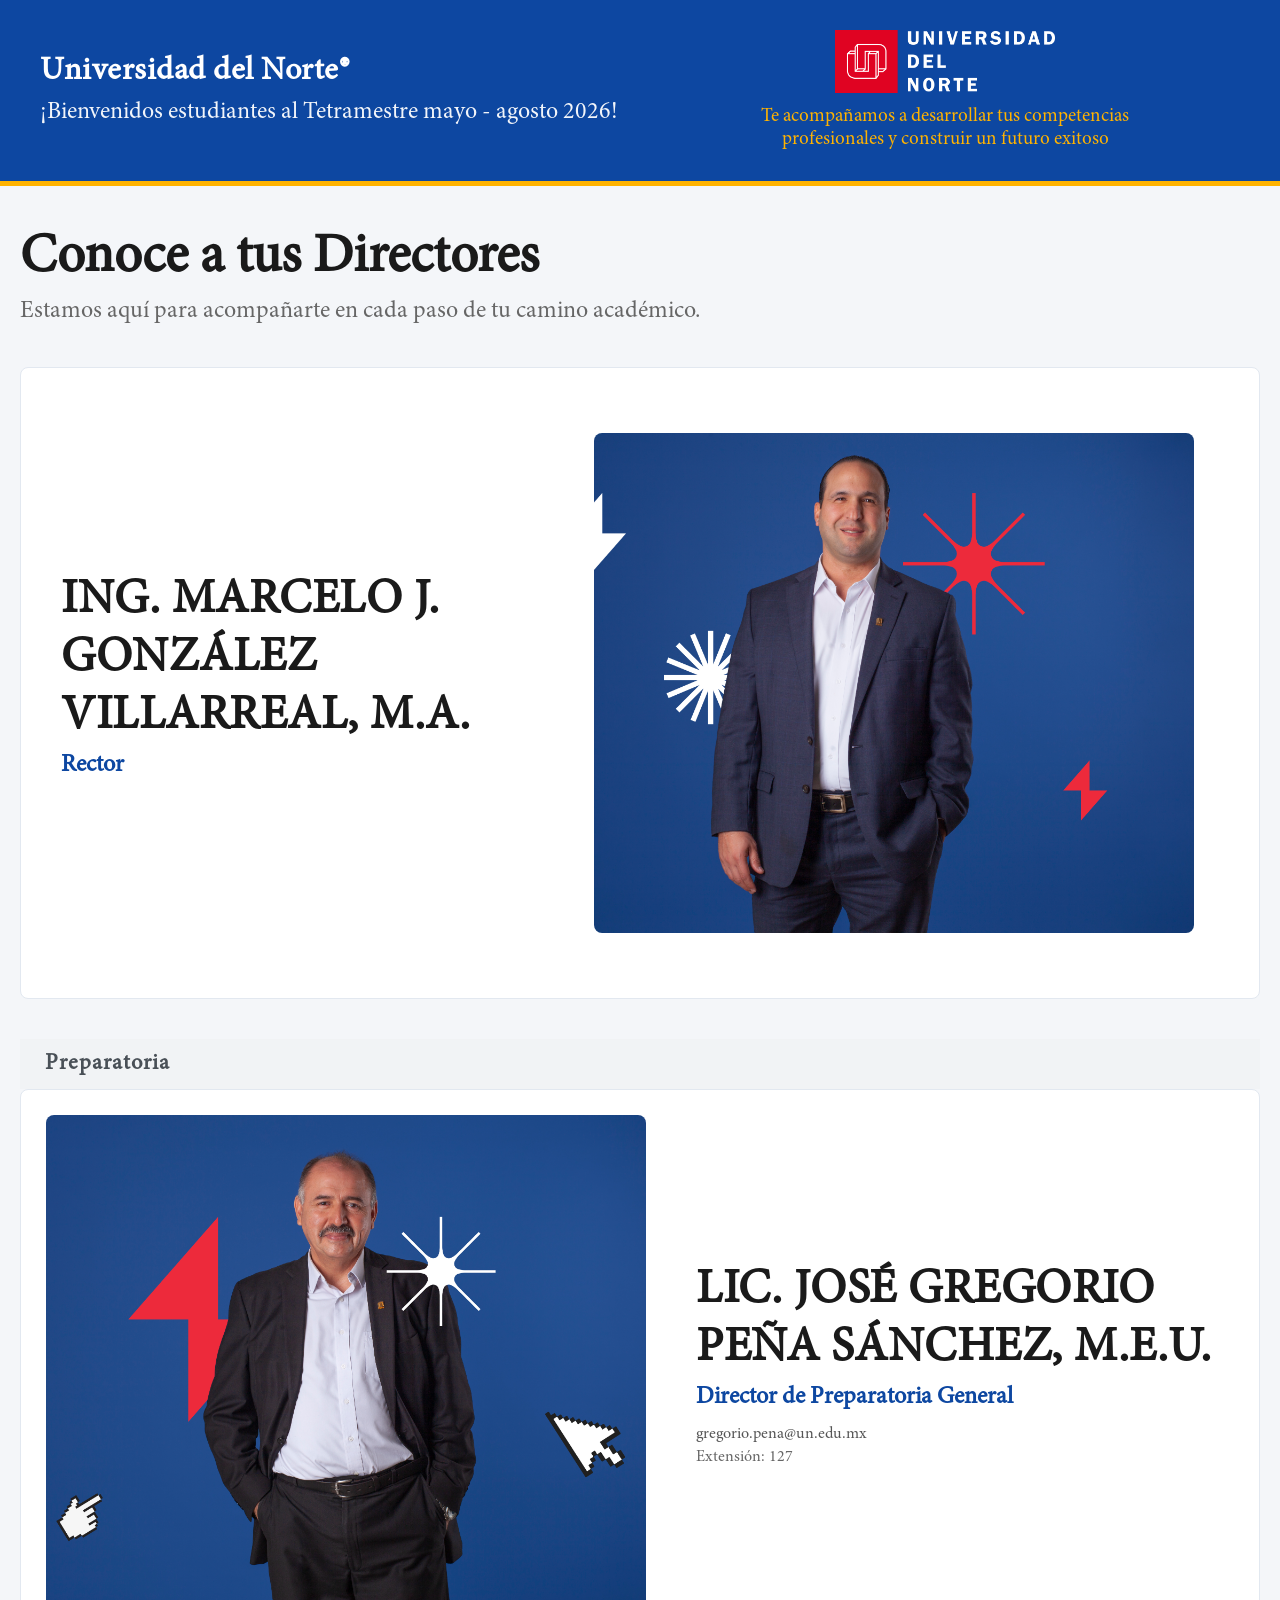
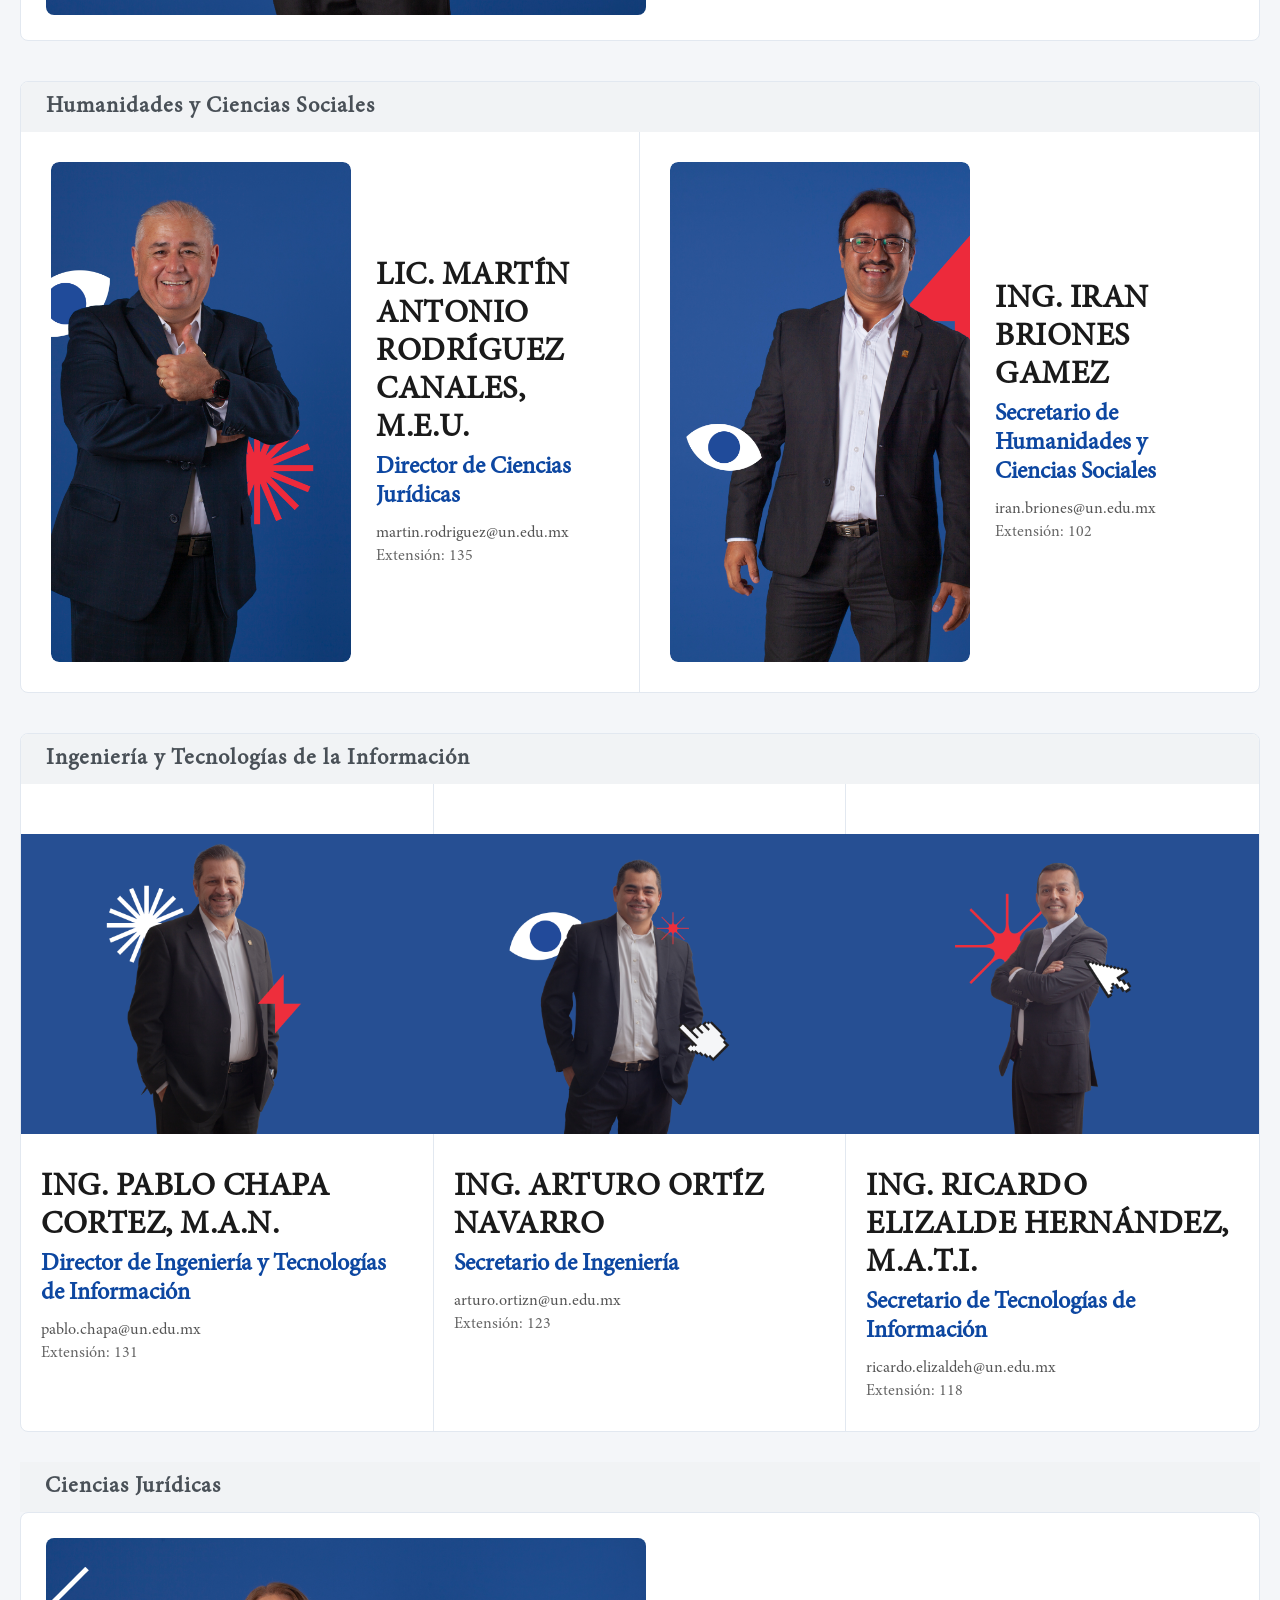
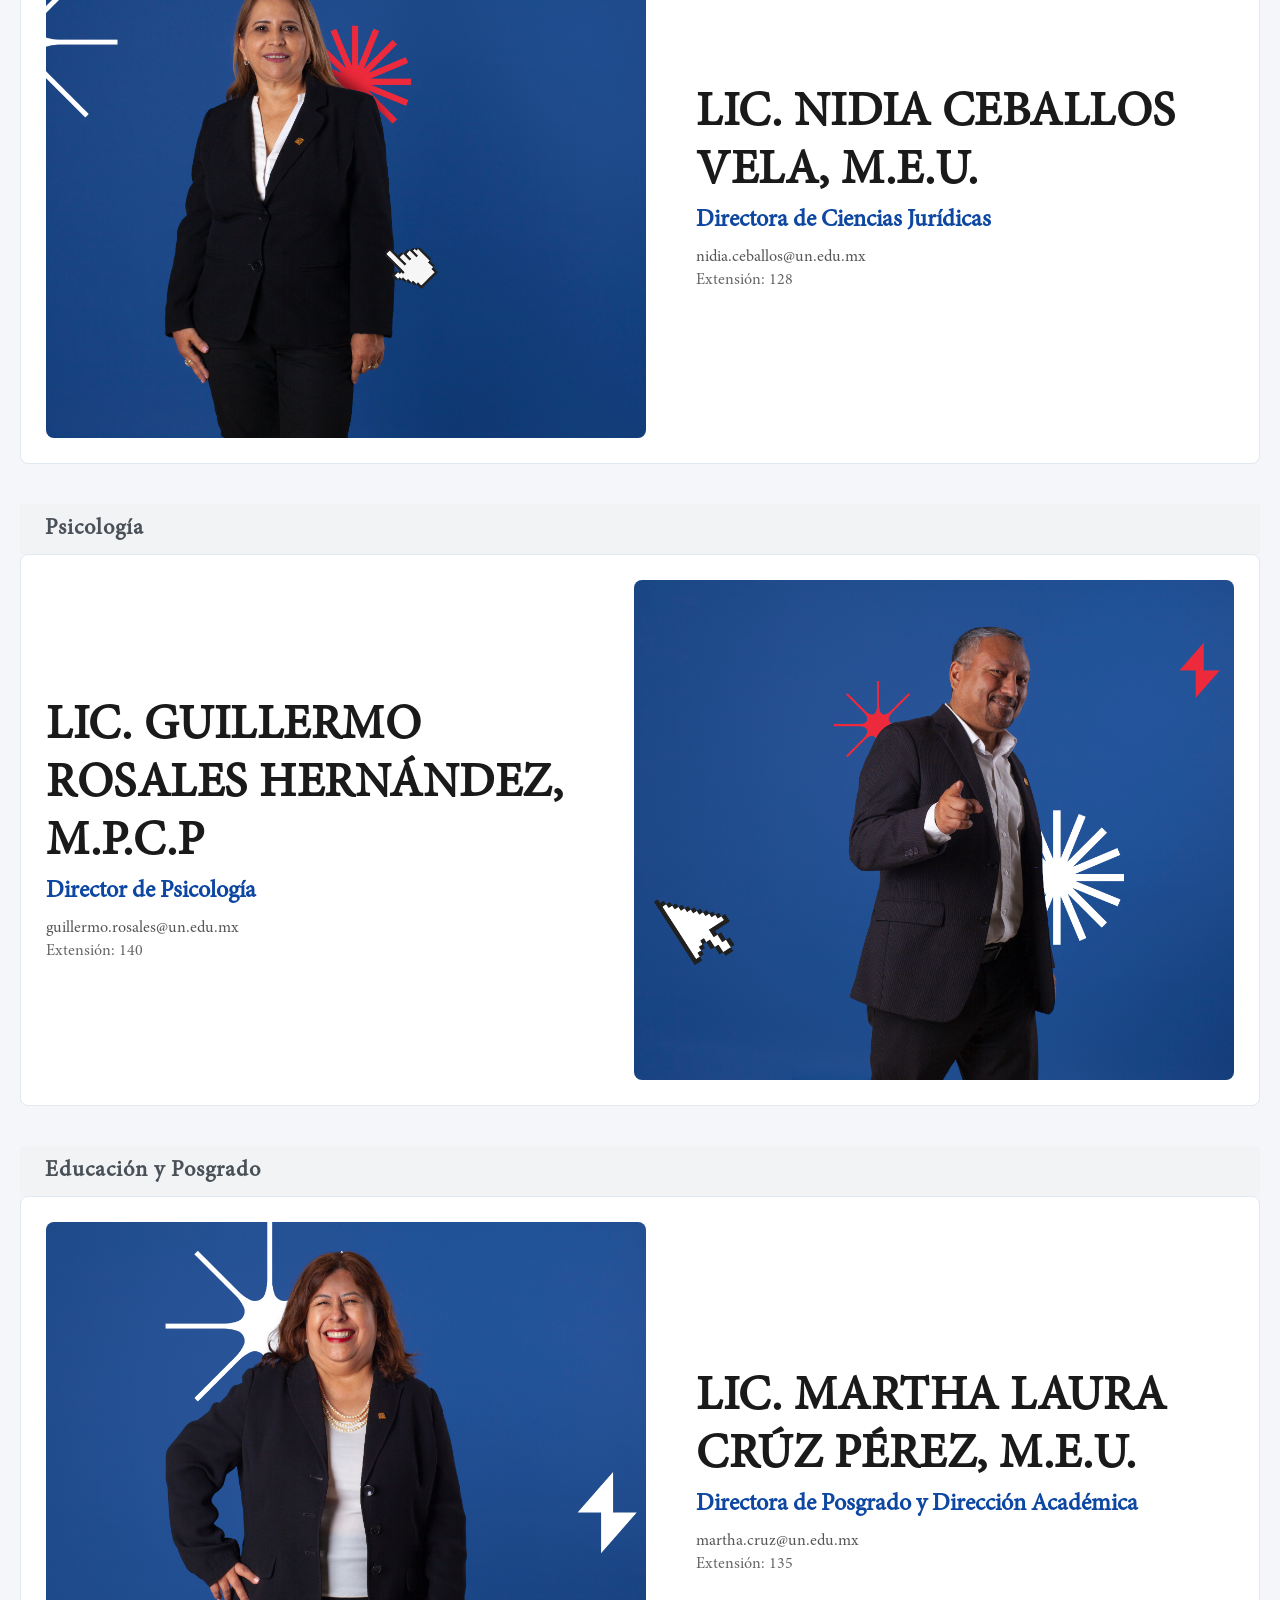
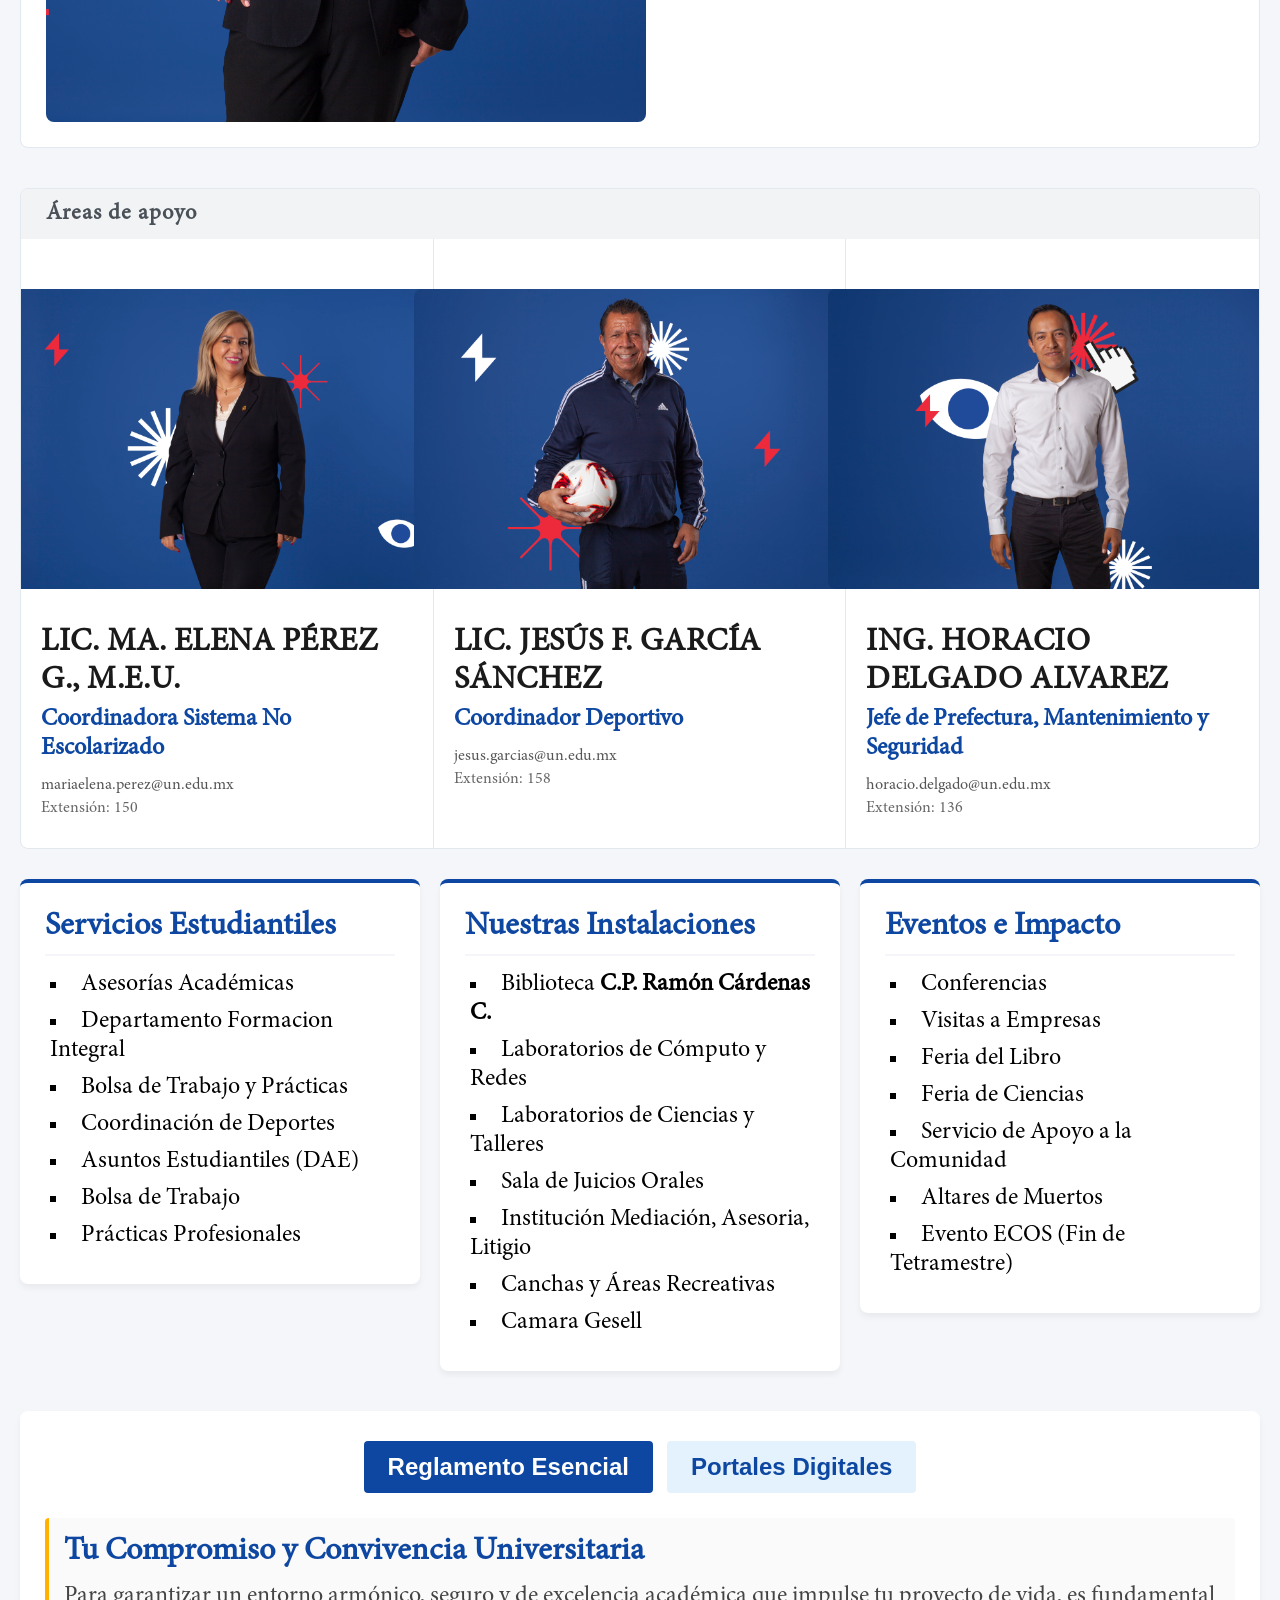
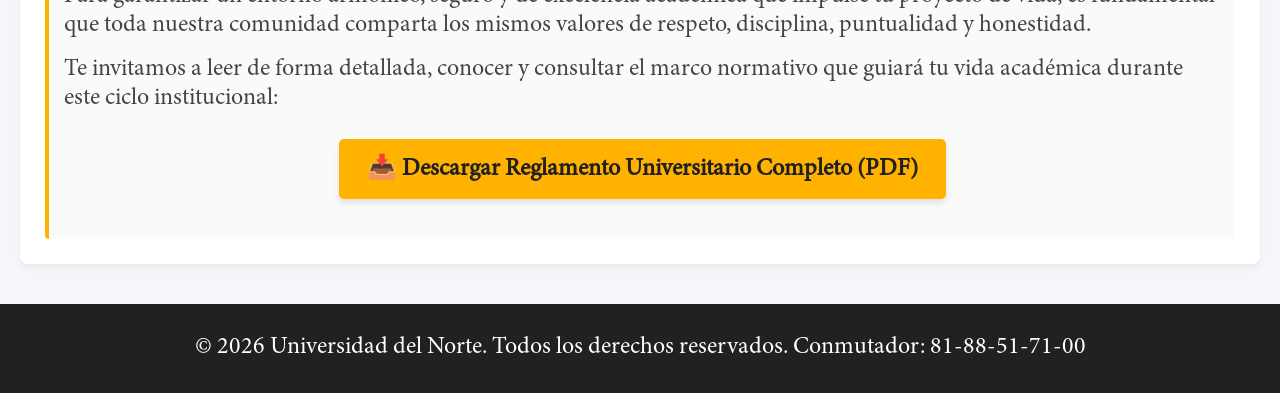
<file: 202602/presentacion-202602-agencia.html>
<!DOCTYPE html>
<html lang="es">
<head>
    <meta charset="UTF-8">
    <meta name="viewport" content="width=device-width, initial-scale=1.0">
    <title>Universidad del Norte - Conoce a tus Directores</title>
    <link rel="stylesheet" href="style-agencia.css">
    
</head>
<body>

    <header class="header-azul">
        <div class="header-col-izquierda">
            <h1 class="universidad-nombre">Universidad del Norte®</h1>
            <p class="bienvenida-texto">¡Bienvenidos estudiantes al Tetramestre mayo - agosto 2026!</p>
        </div>
        
        <div class="header-col-derecha">
            <div class="logo-contenedor">
                <img src="../img/logo.png" alt="Logo Universidad del Norte" class="logo-rectangulo">
            </div>
            <p class="lema-texto">Te acompañamos a desarrollar tus competencias profesionales y construir un futuro exitoso</p>
        </div>
    </header>

    <main class="contenido-principal">
        <h2 class="titulo-directores">Conoce a tus Directores</h2>
        <p class="subtitulo-directores">Estamos aquí para acompañarte en cada paso de tu camino académico.</p>

        <section class="seccion-rectoria">
            <div class="tarjeta-rector">
                <div class="rector-datos">
                    <h3 class="director-nombre">ING. MARCELO J. GONZÁLEZ VILLARREAL, M.A.</h3>
                    <p class="director-puesto">Rector</p>
                </div>
                
                <div class="director-foto-contenedor">
                    <img src="directores-original/marcelo.jpg" alt="Ing. Marcelo J. González Villarreal" class="director-foto">
                </div>
            </div>
        </section>

        <section class="seccion-un-director">
            <div class="franja-titulo-gris">Preparatoria</div>

            <div class="tarjeta-un-director">
                <div class="director-foto-contenedor">
                    <img src="directores-original/gregorio.jpg" alt="Lic. José Gregorio Peña Sánchez" class="director-foto">
                </div>

                <div class="datos-un-director">
                    
                    <div class="bloque-texto-interior">
                        <h3 class="director-nombre">LIC. JOSÉ GREGORIO PEÑA SÁNCHEZ, M.E.U.</h3>
                        <p class="director-puesto">Director de Preparatoria General</p>
                        <p class="contacto-email"><a href="mailto:gregorio.pena@un.edu.mx">gregorio.pena@un.edu.mx</a></p>
                        <p class="ext-tel">Extensión: 127</p>
                    </div>
                </div>

            </div>
        </section>

        <section class="seccion-dos-directores">
            <div class="franja-titulo-gris">Humanidades y Ciencias Sociales</div>
            
            <div class="contenedor-pares">
                
                <div class="tarjeta-par-individual">
                    <div class="director-foto-contenedor-dos">
                        <img src="directores-original/martin.jpg" alt="Lic. Martín Antonio Rodríguez Canales" class="director-foto">
                    </div>
                    <div class="bloque-texto-interior">
                        <h3 class="director-nombre-para-dos">LIC. MARTÍN ANTONIO RODRÍGUEZ CANALES, M.E.U.</h3>
                        <p class="director-puesto">Director de Ciencias Jurídicas</p>
                        <p class="contacto-email"><a href="mailto:martin.rodriguez@un.edu.mx">martin.rodriguez@un.edu.mx</a></p>
                        <p class="ext-tel">Extensión: 135</p>
                    </div>
                </div>

                <div class="tarjeta-par-individual">
                    <div class="director-foto-contenedor-dos">
                        <img src="directores-original/iran.jpg" alt="Secretario General de Humanidades y Ciencias Sociales" class="director-foto">
                    </div>
                    <div class="bloque-texto-interior">
                        <h3 class="director-nombre-para-dos">ING. IRAN BRIONES GAMEZ</h3>
                        <p class="director-puesto">Secretario de Humanidades y Ciencias Sociales</p>
                        <p class="contacto-email"><a href="mailto:iran.briones@un.edu.mx">iran.briones@un.edu.mx</a></p>
                        <p class="ext-tel">Extensión: 102</p>
                    </div>
                </div>

            </div>
        </section>

        <section class="seccion-tres-directores">
            <div class="franja-titulo-gris">Ingeniería y Tecnologías de la Información</div>
            
            <div class="contenedor-tercias">
                
                <div class="tarjeta-tercia-individual">
                    <div class="director-foto-contenedor-tres">
                        <img src="directores-original/pablo.jpg" alt="Director de Ingeniería y Tecnologías de Información" class="director-foto">
                    </div>
                    <div class="bloque-texto-interior-vertical">
                        <h3 class="director-nombre-para-dos">ING. PABLO CHAPA CORTEZ, M.A.N.</h3>
                        <p class="director-puesto">Director de Ingeniería y Tecnologías de Información</p>
                        <p class="contacto-email"><a href="mailto:pablo.chapa@un.edu.mx">pablo.chapa@un.edu.mx</a></p>
                        <p class="ext-tel">Extensión: 131</p>
                    </div>
                </div>

                <div class="tarjeta-tercia-individual">
                    <div class="director-foto-contenedor-tres">
                        <img src="directores-original/arturo.jpg" alt="Secretario de Ingeniería" class="director-foto">
                    </div>
                    <div class="bloque-texto-interior-vertical">
                        <h3 class="director-nombre-para-dos">ING. ARTURO ORTÍZ NAVARRO</h3>
                        <p class="director-puesto">Secretario de Ingeniería</p>
                        <p class="contacto-email"><a href="mailto:arturo.ortizn@un.edu.mx">arturo.ortizn@un.edu.mx</a></p>
                        <p class="ext-tel">Extensión: 123</p>
                    </div>
                </div>

                <div class="tarjeta-tercia-individual">
                    <div class="director-foto-contenedor-tres">
                        <img src="directores-original/ricardo.jpg" alt="Secretario de Tecnologías de Información" class="director-foto">
                    </div>
                    <div class="bloque-texto-interior-vertical">
                        <h3 class="director-nombre-para-dos">ING. RICARDO ELIZALDE HERNÁNDEZ, M.A.T.I.</h3>
                        <p class="director-puesto">Secretario de Tecnologías de Información</p>
                        <p class="contacto-email"><a href="mailto:ricardo.elizaldeh@un.edu.mx">ricardo.elizaldeh@un.edu.mx</a></p>
                        <p class="ext-tel">Extensión: 118</p>
                    </div>
                </div>

            </div>
        </section>

        <section class="seccion-un-director">
            <div class="franja-titulo-gris">Ciencias Jurídicas</div>

            <div class="tarjeta-un-director">
                <div class="director-foto-contenedor">
                    <img src="directores-original/nidia.jpg" alt="Directora de Ciencias Jurídicas" class="director-foto">
                </div>

                <div class="datos-un-director">
                    <div class="bloque-texto-interior">
                        <h3 class="director-nombre">LIC. NIDIA CEBALLOS VELA, M.E.U.</h3>
                        <p class="director-puesto">Directora de Ciencias Jurídicas</p>
                        <p class="contacto-email"><a href="mailto:nidia.ceballos@un.edu.mx">nidia.ceballos@un.edu.mx</a></p>
                        <p class="ext-tel">Extensión: 128</p>
                    </div>
                </div>

            </div>
        </section>

        <section class="seccion-un-director">
            <div class="franja-titulo-gris">Psicología</div>

            <div class="tarjeta-un-director">
                <div class="datos-un-director">
                    <div class="bloque-texto-interior">
                        <h3 class="director-nombre">LIC. GUILLERMO ROSALES HERNÁNDEZ, M.P.C.P</h3>
                        <p class="director-puesto">Director de Psicología</p>
                        <p class="contacto-email"><a href="mailto:guillermo.rosales@un.edu.mx">guillermo.rosales@un.edu.mx</a></p>
                        <p class="ext-tel">Extensión: 140</p>
                    </div>
                </div>
                <div class="director-foto-contenedor">
                    <img src="directores-original/guillermo.jpg" alt="Director de Psicología" class="director-foto">
                </div>
            </div>
        </section>

        <section class="seccion-un-director">
            <div class="franja-titulo-gris">Educación y Posgrado</div>

            <div class="tarjeta-un-director">
                <div class="director-foto-contenedor">
                    <img src="directores-original/martha_laura.jpg" alt="Director de Posgrado y Dirección Académica" class="director-foto">
                </div>
                <div class="datos-un-director">
                    <div class="bloque-texto-interior">
                        <h3 class="director-nombre">LIC. MARTHA LAURA CRÚZ PÉREZ, M.E.U.</h3>
                        <p class="director-puesto">Directora de Posgrado y Dirección Académica</p>
                        <p class="contacto-email"><a href="mailto:martha.cruz@un.edu.mx">martha.cruz@un.edu.mx</a></p>
                        <p class="ext-tel">Extensión: 135</p>
                    </div>
                </div>
            </div>
        </section>

        <section class="seccion-tres-directores">
            <div class="franja-titulo-gris">Áreas de apoyo</div>
            
            <div class="contenedor-tercias">
                
                <div class="tarjeta-tercia-individual">
                    <div class="director-foto-contenedor-tres">
                        <img src="directores-original/maria_elena.jpg" alt="Coordinadora de Sistema No Escolarizado" class="director-foto">
                    </div>
                    <div class="bloque-texto-interior-vertical">
                        <h3 class="director-nombre-para-dos">LIC. MA. ELENA PÉREZ G., M.E.U.</h3>
                        <p class="director-puesto">Coordinadora Sistema No Escolarizado</p>
                        <p class="contacto-email"><a href="mailto:mariaelena.perez@un.edu.mx">mariaelena.perez@un.edu.mx</a></p>
                        <p class="ext-tel">Extensión: 150</p>
                    </div>
                </div>

                <div class="tarjeta-tercia-individual">
                    <div class="director-foto-contenedor-tres">
                        <img src="directores-original/jesus.jpg" alt="Coordinador Deportivo" class="director-foto">
                    </div>
                    <div class="bloque-texto-interior-vertical">
                        <h3 class="director-nombre-para-dos">LIC. JESÚS F. GARCÍA SÁNCHEZ</h3>
                        <p class="director-puesto">Coordinador Deportivo</p>
                        <p class="contacto-email"><a href="mailto:jesus.garcias@un.edu.mx">jesus.garcias@un.edu.mx</a></p>
                        <p class="ext-tel">Extensión: 158</p>
                    </div>
                </div>

                <div class="tarjeta-tercia-individual">
                    <div class="director-foto-contenedor-tres">
                        <img src="directores-original/horacio.jpg" alt="Prefectura Mantenimiento y Seguridad" class="director-foto">
                    </div>
                    <div class="bloque-texto-interior-vertical">
                        <h3 class="director-nombre-para-dos">ING. HORACIO DELGADO ALVAREZ</h3>
                        <p class="director-puesto">Jefe de Prefectura, Mantenimiento y Seguridad</p>
                        <p class="contacto-email"><a href="mailto:horacio.delgado@un.edu.mx">horacio.delgado@un.edu.mx</a></p>
                        <p class="ext-tel">Extensión: 136</p>
                    </div>
                </div>

            </div>
        </section>

        <section class="row">
            <div class="col">
                <div class="card">
                    <h3>Servicios Estudiantiles</h3>
                    <ul>
                        <li>Asesorías Académicas</li>
                        <li>Departamento Formacion Integral</li>
                        <li>Bolsa de Trabajo y Prácticas</li>
                        <li>Coordinación de Deportes</li>
                        <li>Asuntos Estudiantiles (DAE)</li>
                        <li>Bolsa de Trabajo </li>
                        <li>Prácticas Profesionales</li>
                    </ul>
                </div>
            </div>
            <div class="col">
                <div class="card">
                    <h3>Nuestras Instalaciones</h3>
                    <ul>
                        <li>Biblioteca <b>C.P. Ramón Cárdenas C.</b></li>
                        <li>Laboratorios de Cómputo y Redes</li>
                        <li>Laboratorios de Ciencias y Talleres</li>
                        <li>Sala de Juicios Orales</li>
                        <li>Institución Mediación, Asesoria, Litigio</li>
                        <li>Canchas y Áreas Recreativas</li>
                        <li>Camara Gesell</li>
                    </ul>
                </div>
            </div>
            <div class="col">
                <div class="card">
                    <h3>Eventos e Impacto</h3>
                    <ul>
                        <li>Conferencias</li>
                        <li>Visitas a Empresas</li>
                        <li>Feria del Libro</li>
                        <li>Feria de Ciencias</li>
                        <li>Servicio de Apoyo a la Comunidad</li>
                        <li>Altares de Muertos</li>
                        <li>Evento ECOS (Fin de Tetramestre)</li>
                    </ul>
                </div>
            </div>
        </section>

        <section class="tabs-container">
            <div class="tab-buttons">
                <button class="tab-btn active" onclick="switchTab(event, 'reglamento')">Reglamento Esencial</button>
                <button class="tab-btn" onclick="switchTab(event, 'digital')">Portales Digitales</button>
            </div>

            <div id="reglamento" class="tab-content active">
                <h4 class="tab-titulo">Tu Compromiso y Convivencia Universitaria</h4>
                
                <p class="texto-reglamento">
                    Para garantizar un entorno armónico, seguro y de excelencia académica que impulse tu proyecto de vida, es fundamental que toda nuestra comunidad comparta los mismos valores de respeto, disciplina, puntualidad y honestidad. 
                </p>
                
                <p class="texto-reglamento">
                    Te invitamos a leer de forma detallada, conocer y consultar el marco normativo que guiará tu vida académica durante este ciclo institucional:
                </p>

                <div class="contenedor-btn-reglamento">
                    <a href="../doc/reglamento_general_un.pdf" target="_blank" rel="noopener noreferrer" class="btn-reglamento">
                        📥 Descargar Reglamento Universitario Completo (PDF)
                    </a>
                </div>
            </div>

            <div id="digital" class="tab-content">
                <h4 class="titulo-portales-digitales">Accesos Rápidos:</h4>
                <p>• Sitio Oficial: <a href="http://un.edu.mx" target="_blank" rel="noopener noreferrer" class="elementos-portales-digitales">un.edu.mx</a></p>
                <p>• Aula Virtual: <a href="http://un.neolms.com" target="_blank" rel="noopener noreferrer" class="elementos-portales-digitales">un.neolms.com</a></p>
                <p>• Facebook: <a href="https://www.facebook.com/UNMTY" target="_blank" rel="noopener noreferrer" class="elementos-portales-digitales">@UNMTY</a></p>
                <p>• Instagram: <a href="https://www.instagram.com/un_mty/" target="_blank" rel="noopener noreferrer" class="elementos-portales-digitales">@UN_MTY</a></p>
            </div>
        </section>
    </main>

    <footer>
        <p>&copy; 2026 Universidad del Norte. Todos los derechos reservados. Conmutador: 81-88-51-71-00</p>
    </footer>

    <script>
        function switchTab(evt, tabId) {
            var i, tabcontent, tablinks;
            tabcontent = document.getElementsByClassName("tab-content");
            for (i = 0; i < tabcontent.length; i++) {
                tabcontent[i].className = tabcontent[i].className.replace(" active", "");
            }
            tablinks = document.getElementsByClassName("tab-btn");
            for (i = 0; i < tablinks.length; i++) {
                tablinks[i].className = tablinks[i].className.replace(" active", "");
            }
            document.getElementById(tabId).className += " active";
            evt.currentTarget.className += " active";
        }
    </script>
</body>
</html>
</file>
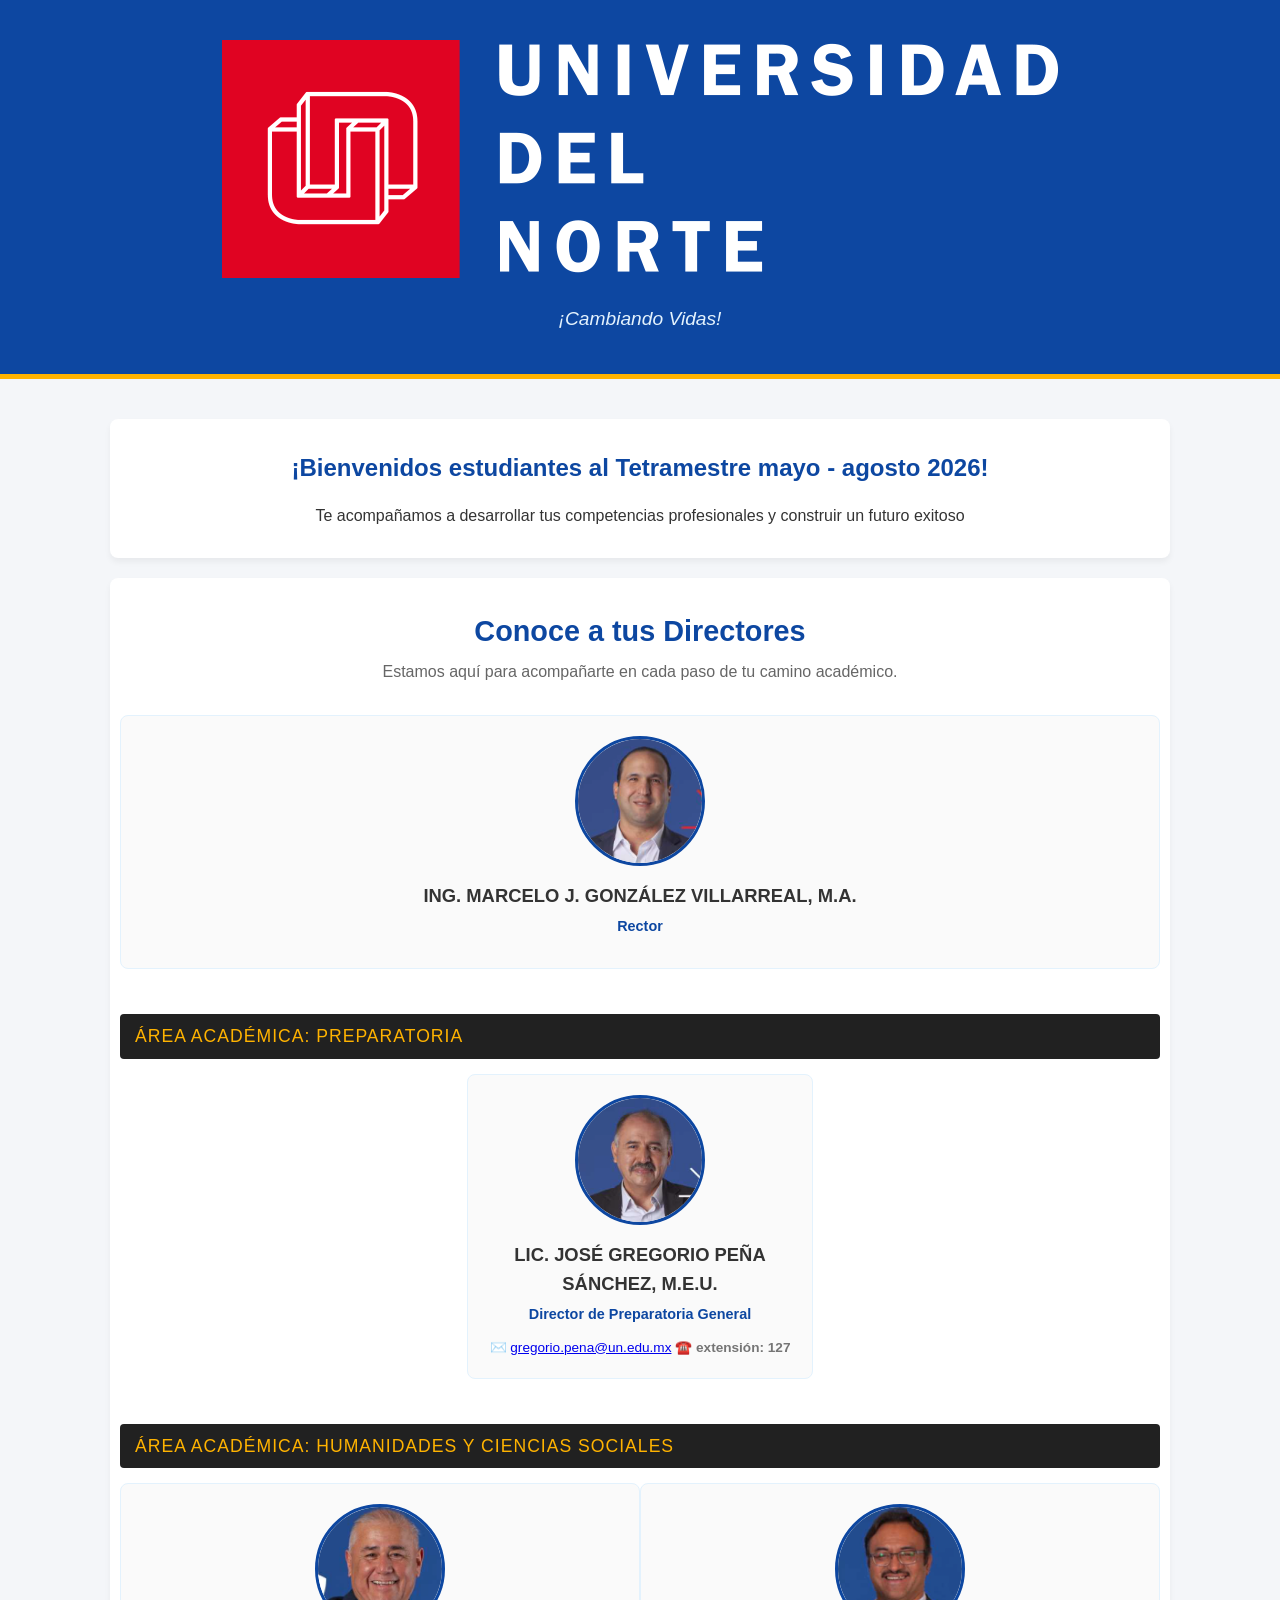
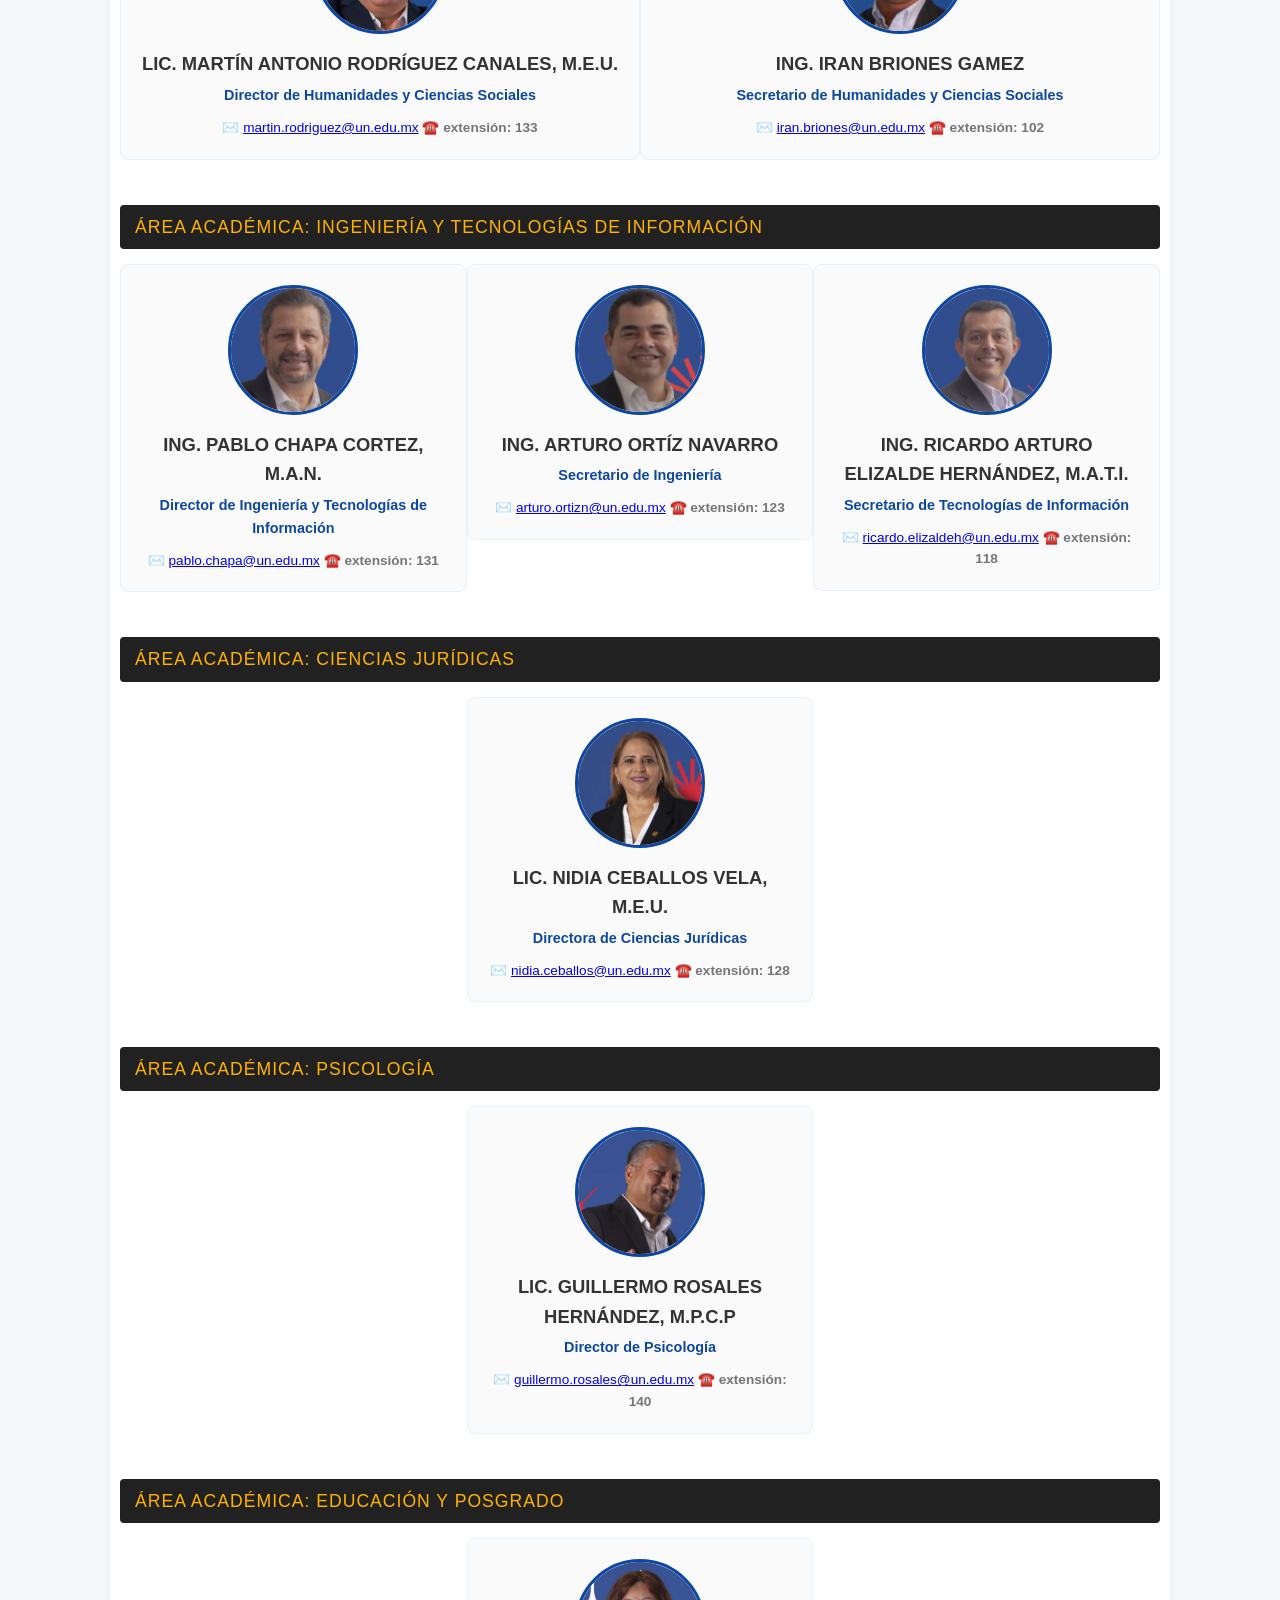
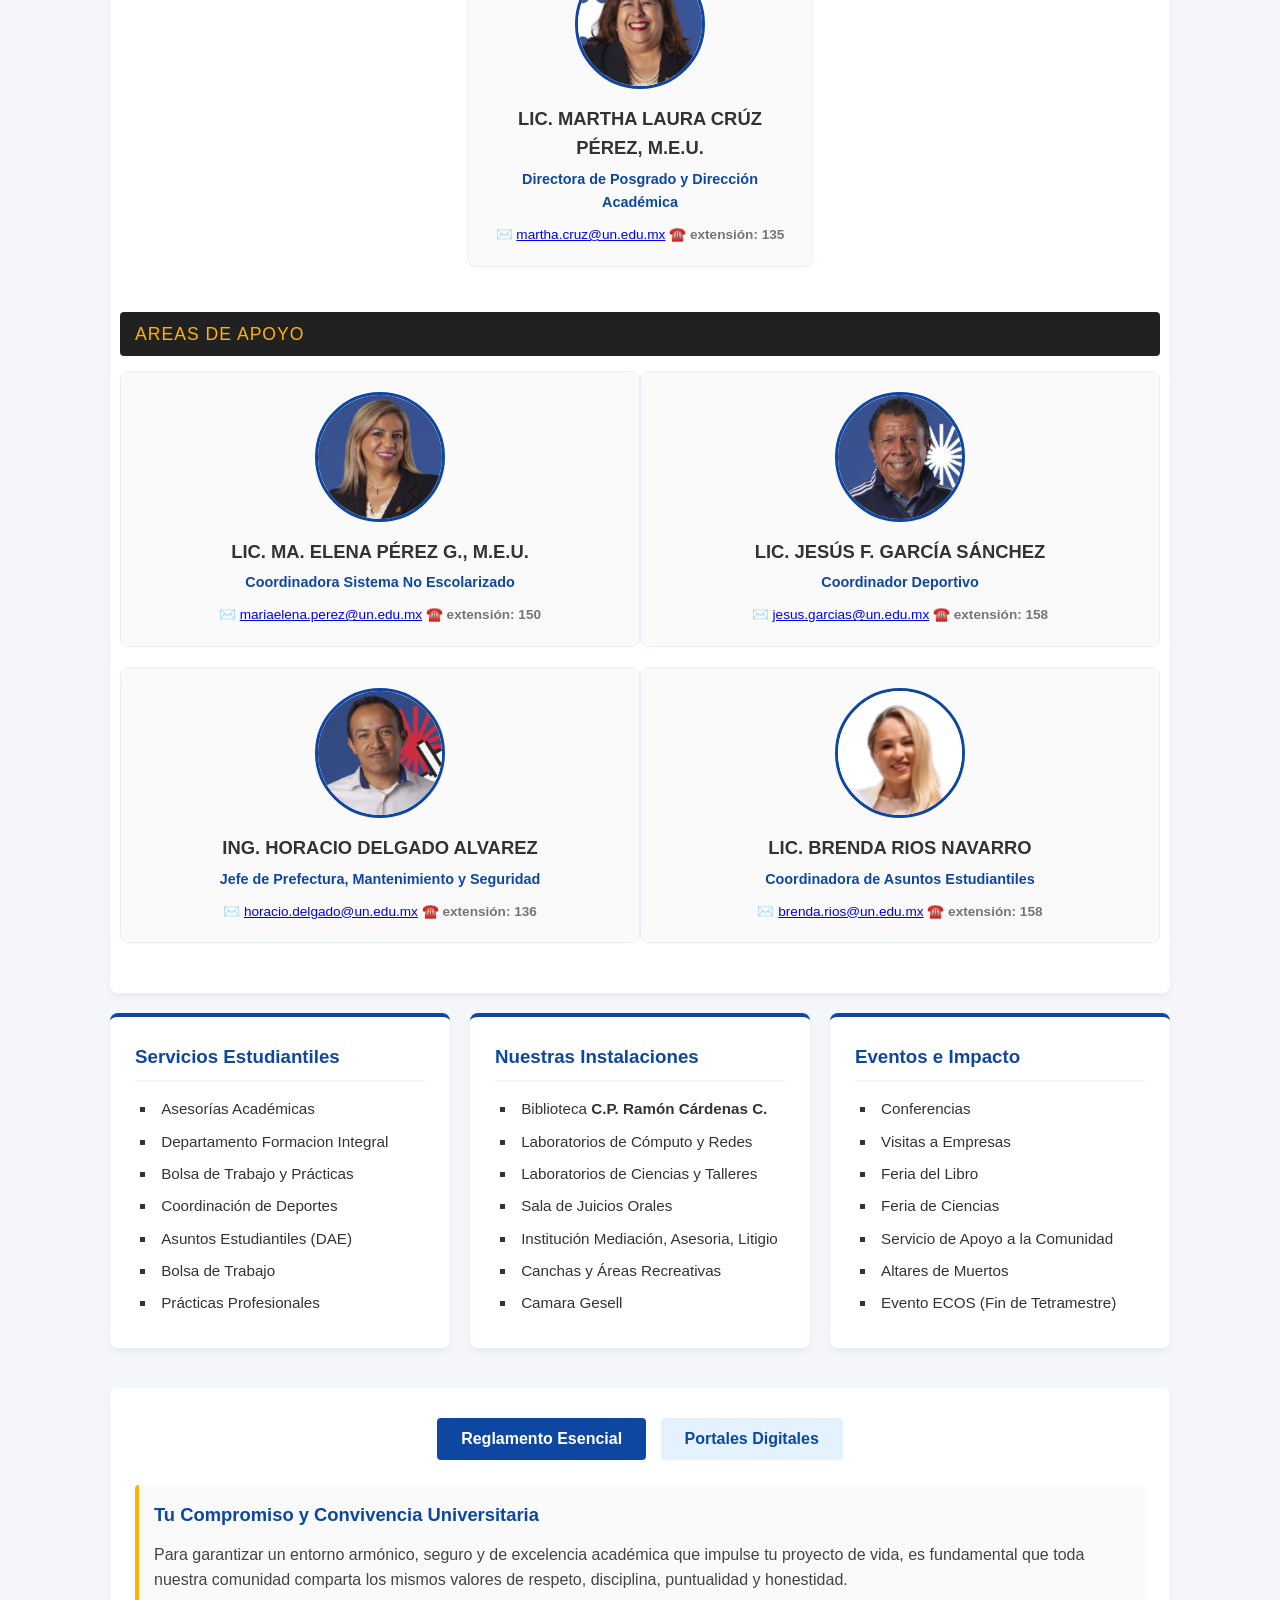
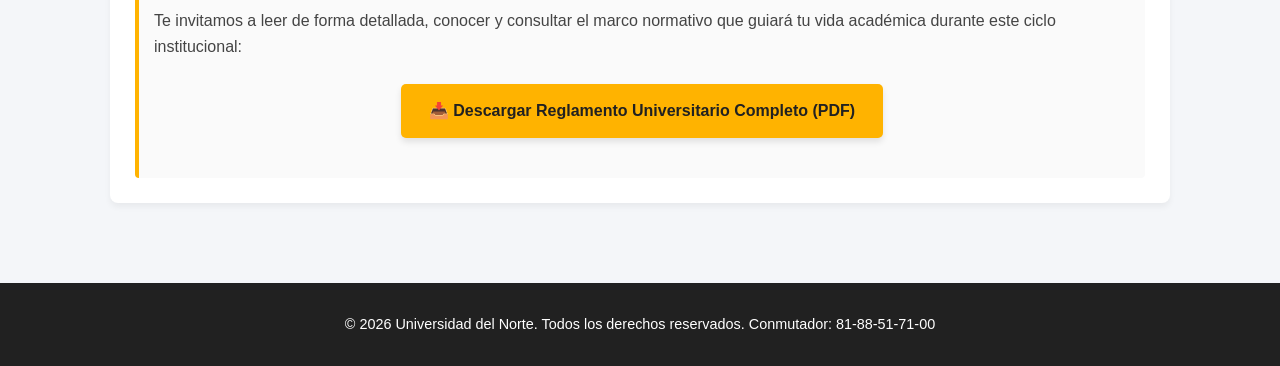
<file: 202602/presentacion-202602.html>
<!DOCTYPE html>
<html lang="es">
<head>
    <meta charset="UTF-8">
    <meta name="viewport" content="width=device-width, initial-scale=1.0">
    <title>Universidad del Norte (May - Ago 2026)</title>
    <link rel="stylesheet" href="../style.css">
</head>
<body>

    <header>
        <!-- <h1>Universidad del Norte</h1> -->
         <img src="../img/logo.png" alt="Logo de la Universidad del Norte" class="header-logo">
         <br>
         <br>
        <p>¡Cambiando Vidas!</p>
    </header>

    <div class="container">
        
        <section class="welcome-box">
            <h2>¡Bienvenidos estudiantes al Tetramestre mayo - agosto 2026!</h2>
            <p>Te acompañamos a desarrollar tus competencias profesionales y construir un futuro exitoso</p>
        </section>

        <section class="directores-seccion">
            <h2 class="seccion-titulo">Conoce a tus Directores</h2>
            <p class="seccion-subtitulo">Estamos aquí para acompañarte en cada paso de tu camino académico.</p>
            
            <div class="directores-grid">
                <div class="director-card">
                    <div class="avatar-container">
                        <img src="directores-peque/marcelo.png" alt="Rector" class="director-foto">
                    </div>
                    <h3>ING. MARCELO J. GONZÁLEZ VILLARREAL, M.A.</h3>
                    <p class="puesto">Rector</p>
                </div>

                <div class="area-titulo">Área Académica: Preparatoria</div>
                <div style="width: 100%; display: block; clear: both; text-align: center;">
                    <div class="director-card ancho-1-director">
                        <div class="avatar-container">
                            <img src="directores-peque/gregorio.png" alt=">Director de Preparatoria General" class="director-foto">
                        </div>
                        <h3>LIC. JOSÉ GREGORIO PEÑA SÁNCHEZ, M.E.U.</h3>
                        <p class="puesto">Director de Preparatoria General</p>
                        <p class="contacto-email">
                            ✉️ <a href="mailto:gregorio.pena@un.edu.mx">gregorio.pena@un.edu.mx</a>
                            <span><b> ☎️ extensión: 127</b></span>
                        </p>
                    </div>
                </div>

                <div class="area-titulo">Área Académica: Humanidades y Ciencias Sociales</div>
                <div class="director-card ancho-2-directores">
                    <div class="avatar-container">
                        <img src="directores-peque/martin.png" alt="Director de Humanidades y Ciencias Sociales" class="director-foto">
                    </div>
                    <h3>LIC. MARTÍN ANTONIO RODRÍGUEZ CANALES, M.E.U.</h3>
                    <p class="puesto">Director de Humanidades y Ciencias Sociales</p>
                    <p class="contacto-email">
                        ✉️ <a href="mailto:martin.rodriguez@un.edu.mx">martin.rodriguez@un.edu.mx</a>
                        <span><b> ☎️ extensión: 133</b></span>
                    </p>
                </div>
                <div class="director-card ancho-2-directores">
                    <div class="avatar-container">
                        <img src="directores-peque/iran.png" alt="Secretario General de Humanidades y Ciencias Sociales" class="director-foto">
                    </div>
                    <h3>ING. IRAN BRIONES GAMEZ</h3>
                    <p class="puesto">Secretario de Humanidades y Ciencias Sociales</p>
                    <p class="contacto-email">
                        ✉️ <a href="mailto:iran.briones@un.edu.mx">iran.briones@un.edu.mx</a>
                        <span><b> ☎️ extensión: 102</b></span>
                    </p>
                </div>

                <div class="area-titulo">Área Académica: Ingeniería y Tecnologías de Información</div>
                <div class="director-card ancho-3-directores">
                    <div class="avatar-container">
                        <img src="directores-peque/pablo.png" alt="Director de Ingeniería y Tecnologías de Información" class="director-foto">
                    </div>
                    <h3>ING. PABLO CHAPA CORTEZ, M.A.N.</h3>
                    <p class="puesto">Director de Ingeniería y Tecnologías de Información</p>
                    <p class="contacto-email">
                        ✉️ <a href="mailto:pablo.chapa@un.edu.mx">pablo.chapa@un.edu.mx</a>
                        <span><b> ☎️ extensión: 131</b></span>
                    </p>
                </div>
                <div class="director-card ancho-3-directores">
                    <div class="avatar-container">
                        <img src="directores-peque/arturo.png" alt="Secretario de Ingeniería" class="director-foto">
                    </div>
                    <h3>ING. ARTURO ORTÍZ NAVARRO</h3>
                    <p class="puesto">Secretario de Ingeniería</p>
                    <p class="contacto-email">
                        ✉️ <a href="mailto:arturo.ortizn@un.edu.mx">arturo.ortizn@un.edu.mx</a>
                        <span><b> ☎️ extensión: 123</b></span>
                    </p>
                </div>
                <div class="director-card ancho-3-directores">
                    <div class="avatar-container">
                        <img src="directores-peque/ricardo.png" alt="Secretario de Tecnologías de Información" class="director-foto">
                    </div>
                    <h3>ING. RICARDO ARTURO ELIZALDE HERNÁNDEZ, M.A.T.I.</h3>
                    <p class="puesto">Secretario de Tecnologías de Información</p>
                    <p class="contacto-email">
                        ✉️ <a href="mailto:ricardo.elizaldeh@un.edu.mx">ricardo.elizaldeh@un.edu.mx</a>
                        <span><b> ☎️ extensión: 118</b></span>
                    </p>
                </div>

                <div class="area-titulo">Área Académica: Ciencias Jurídicas</div>
                <div style="width: 100%; display: block; clear: both; text-align: center;">
                    <div class="director-card ancho-1-director">
                        <div class="avatar-container">
                            <img src="directores-peque/nidia.png" alt="Directora de Ciencias Jurídicas" class="director-foto">
                        </div>
                        <h3>LIC. NIDIA CEBALLOS VELA, M.E.U.</h3>
                        <p class="puesto">Directora de Ciencias Jurídicas</p>
                        <p class="contacto-email">
                            ✉️ <a href="mailto:nidia.ceballos@un.edu.mx">nidia.ceballos@un.edu.mx</a>
                            <span><b> ☎️ extensión: 128</b></span>
                        </p>
                    </div>
                </div>

                <div class="area-titulo">Área Académica: Psicología</div>
                <div style="width: 100%; display: block; clear: both; text-align: center;">
                    <div class="director-card ancho-1-director">
                        <div class="avatar-container">
                            <img src="directores-peque/guillermo.png" alt="Director de Psicología" class="director-foto">
                        </div>
                        <h3>LIC. GUILLERMO ROSALES HERNÁNDEZ, M.P.C.P</h3>
                        <p class="puesto">Director de Psicología</p>
                        <p class="contacto-email">
                            ✉️ <a href="mailto:guillermo.rosales@un.edu.mx">guillermo.rosales@un.edu.mx</a>
                            <span><b> ☎️ extensión: 140</b></span>
                        </p>
                    </div>
                </div>

                <div class="area-titulo">Área Académica: Educación y Posgrado</div>
                <div style="width: 100%; display: block; clear: both; text-align: center;">
                    <div class="director-card ancho-1-director">
                        <div class="avatar-container">
                            <img src="directores-peque/martha.png" alt="Directora de Posgrado y Dirección Académica" class="director-foto">
                        </div>
                        <h3>LIC. MARTHA LAURA CRÚZ PÉREZ, M.E.U.</h3>
                        <p class="puesto">Directora de Posgrado y Dirección Académica</p>
                        <p class="contacto-email">
                            ✉️ <a href="mailto:martha.cruz@un.edu.mx">martha.cruz@un.edu.mx</a>
                            <span><b> ☎️ extensión: 135</b></span>
                        </p>
                    </div>
                </div>

                <div class="area-titulo">AREAS DE APOYO</div>
                <div class="director-card ancho-4-directores">
                    <div class="avatar-container">
                        <img src="directores-peque/maelena.png" alt="Coordinadora de Sistema No Escolarizado" class="director-foto">
                    </div>
                    <h3>LIC. MA. ELENA PÉREZ G., M.E.U.</h3>
                    <p class="puesto">Coordinadora Sistema No Escolarizado</p>
                    <p class="contacto-email">
                        ✉️ <a href="mailto:mariaelena.perez@un.edu.mx">mariaelena.perez@un.edu.mx</a>
                        <span><b> ☎️ extensión: 150</b></span>
                    </p>
                </div>
                <div class="director-card ancho-4-directores">
                    <div class="avatar-container">
                        <img src="directores-peque/jesus.png" alt="Coordinador Deportivo" class="director-foto">
                    </div>
                    <h3>LIC. JESÚS F. GARCÍA SÁNCHEZ</h3>
                    <p class="puesto">Coordinador Deportivo</p>
                    <p class="contacto-email">
                        ✉️ <a href="mailto:jesus.garcias@un.edu.mx">jesus.garcias@un.edu.mx</a>
                        <span><b> ☎️ extensión: 158</b></span>
                    </p>
                </div>
                <div class="director-card ancho-4-directores">
                    <div class="avatar-container">
                        <img src="directores-peque/horacio.png" alt="Prefectura Mantenimiento y Seguridad" class="director-foto">
                    </div>
                    <h3>ING. HORACIO DELGADO ALVAREZ</h3>
                    <p class="puesto">Jefe de Prefectura, Mantenimiento y Seguridad</p>
                    <p class="contacto-email">
                        ✉️ <a href="mailto:horacio.delgado@un.edu.mx">horacio.delgado@un.edu.mx</a>
                        <span><b> ☎️ extensión: 136</b></span>
                    </p>
                </div>
                <div class="director-card ancho-4-directores">
                    <div class="avatar-container">
                        <img src="directores-peque/brenda.png" alt="Coordinadora de Asuntos Estudiantiles" class="director-foto">
                    </div>
                    <h3>LIC. BRENDA RIOS NAVARRO</h3>
                    <p class="puesto">Coordinadora de Asuntos Estudiantiles</p>
                    <p class="contacto-email">
                        ✉️ <a href="mailto:brenda.rios@un.edu.mx">brenda.rios@un.edu.mx</a>
                        <span><b> ☎️ extensión: 158</b></span>
                    </p>
                </div>
            
            </div>
        </section>

        <section class="row">
            <div class="col">
                <div class="card">
                    <h3>Servicios Estudiantiles</h3>
                    <ul>
                        <li>Asesorías Académicas</li>
                        <li>Departamento Formacion Integral</li>
                        <li>Bolsa de Trabajo y Prácticas</li>
                        <li>Coordinación de Deportes</li>
                        <li>Asuntos Estudiantiles (DAE)</li>
                        <li>Bolsa de Trabajo </li>
                        <li>Prácticas Profesionales</li>
                    </ul>
                </div>
            </div>
            <div class="col">
                <div class="card">
                    <h3>Nuestras Instalaciones</h3>
                    <ul>
                        <li>Biblioteca <b>C.P. Ramón Cárdenas C.</b></li>
                        <li>Laboratorios de Cómputo y Redes</li>
                        <li>Laboratorios de Ciencias y Talleres</li>
                        <li>Sala de Juicios Orales</li>
                        <li>Institución Mediación, Asesoria, Litigio</li>
                        <li>Canchas y Áreas Recreativas</li>
                        <li>Camara Gesell</li>
                    </ul>
                </div>
            </div>
            <div class="col">
                <div class="card">
                    <h3>Eventos e Impacto</h3>
                    <ul>
                        <li>Conferencias</li>
                        <li>Visitas a Empresas</li>
                        <li>Feria del Libro</li>
                        <li>Feria de Ciencias</li>
                        <li>Servicio de Apoyo a la Comunidad</li>
                        <li>Altares de Muertos</li>
                        <li>Evento ECOS (Fin de Tetramestre)</li>
                    </ul>
                </div>
            </div>
        </section>

        <section class="tabs-container">
            <div class="tab-buttons">
                <button class="tab-btn active" onclick="switchTab(event, 'reglamento')">Reglamento Esencial</button>
                <button class="tab-btn" onclick="switchTab(event, 'digital')">Portales Digitales</button>
            </div>

            <div id="reglamento" class="tab-content active">
                <h4 style="color:#0d47a1; margin-bottom:12px; font-size:1.15rem;">Tu Compromiso y Convivencia Universitaria</h4>
                
                <p style="margin-bottom: 15px; color: #444;">
                    Para garantizar un entorno armónico, seguro y de excelencia académica que impulse tu proyecto de vida, es fundamental que toda nuestra comunidad comparta los mismos valores de respeto, disciplina, puntualidad y honestidad. 
                </p>
                
                <p style="margin-bottom: 20px; color: #444; font-weight: 500;">
                    Te invitamos a leer de forma detallada, conocer y consultar el marco normativo que guiará tu vida académica durante este ciclo institucional:
                </p>

                <div style="text-align: center; margin: 25px 0;">
                    <a href="../doc/reglamento_general_un.pdf" target="_blank" class="btn-reglamento">
                        📥 Descargar Reglamento Universitario Completo (PDF)
                    </a>
                </div>

                <!-- <div style="background-color: #fff; border-left: 4px solid #ffb300; padding: 12px; margin-top: 15px; border-radius: 0 4px 4px 0;">
                    <span style="color:#0d47a1; font-weight:bold;">📌 Recordatorio Importante:</span> 
                    Como parte de nuestro compromiso con la salud y el medio ambiente, recuerda que somos una <strong>Universidad Libre de Tabaco y Cigarros Electrónicos</strong> en todas nuestras instalaciones.
                </div> -->
            </div>

            <div id="digital" class="tab-content">
                <h4 style="color:#0d47a1; margin-bottom:10px;">Accesos Rápidos:</h4>
                <p>• Sitio Oficial: <a href="http://un.edu.mx" target="_blank" style="color:#0d47a1;">un.edu.mx</a></p>
                <p>• Aula Virtual: <a href="http://un.neolms.com" target="_blank" style="color:#0d47a1;">un.neolms.com</a></p>
                <p>• Facebook: <a href="https://www.facebook.com/UNMTY" target="_blank" style="color:#0d47a1;">@UNMTY</a></p>
                <p>• Instagram: <a href="https://www.instagram.com/un_mty/" target="_blank" style="color:#0d47a1;">@UN_MTY</a></p>
            </div>
        </section>

    </div>

    <footer>
        <p>&copy; 2026 Universidad del Norte. Todos los derechos reservados. Conmutador: 81-88-51-71-00</p>
    </footer>

    <script>
        function switchTab(evt, tabId) {
            var i, tabcontent, tablinks;
            tabcontent = document.getElementsByClassName("tab-content");
            for (i = 0; i < tabcontent.length; i++) {
                tabcontent[i].className = tabcontent[i].className.replace(" active", "");
            }
            tablinks = document.getElementsByClassName("tab-btn");
            for (i = 0; i < tablinks.length; i++) {
                tablinks[i].className = tablinks[i].className.replace(" active", "");
            }
            document.getElementById(tabId).className += " active";
            evt.currentTarget.className += " active";
        }
    </script>
</body>
</html>
</file>
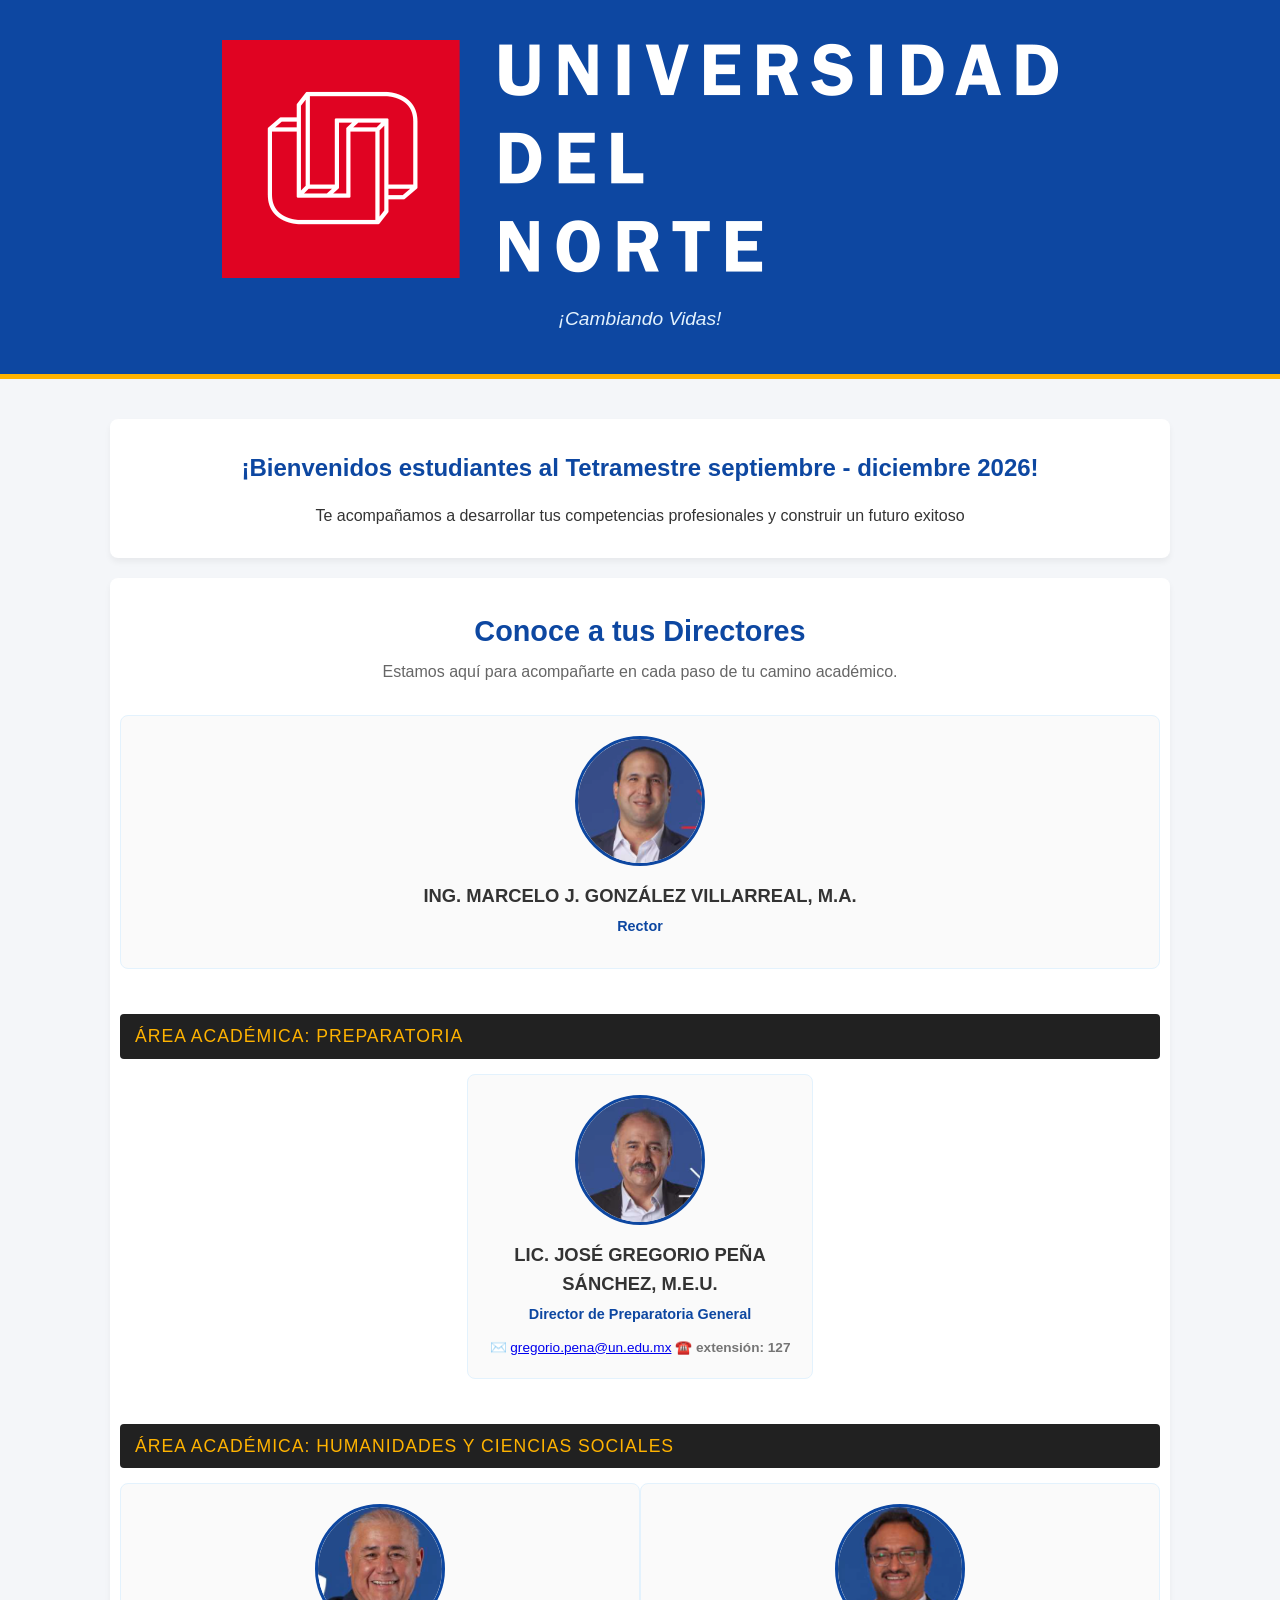
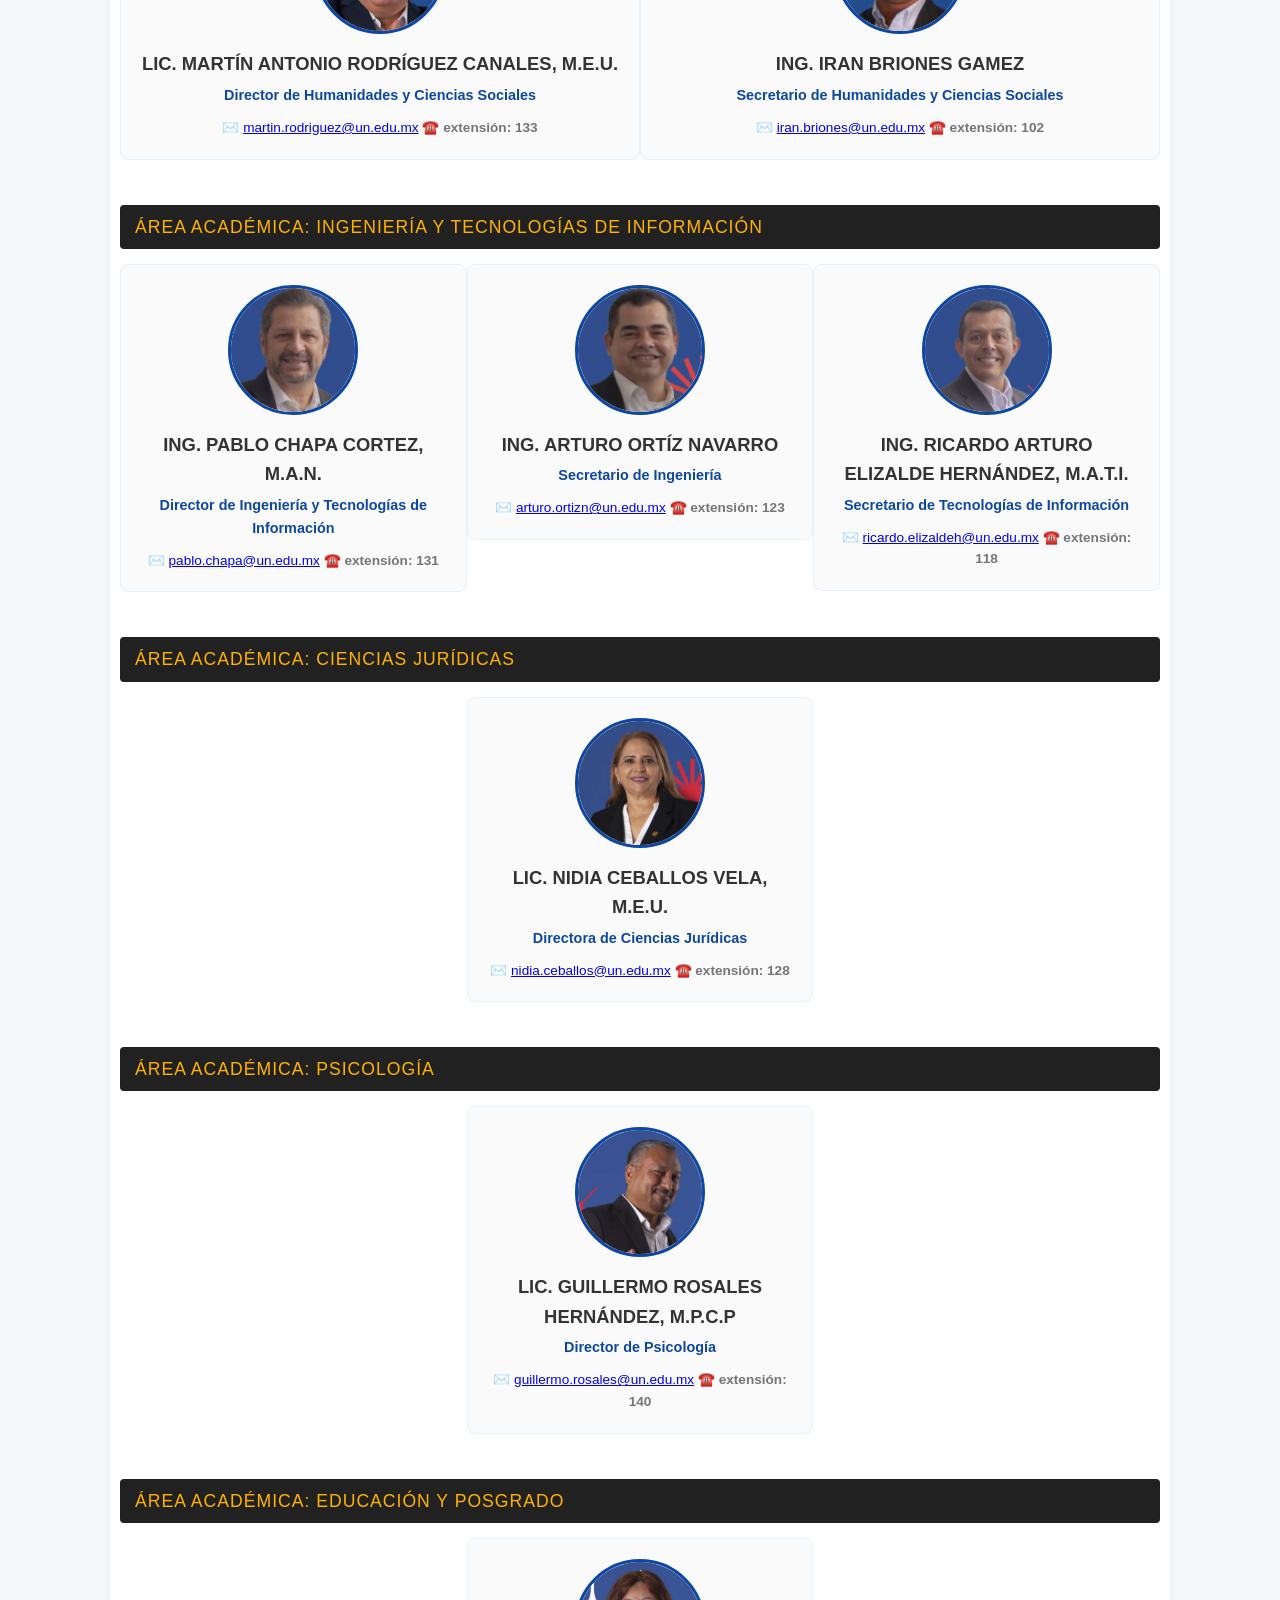
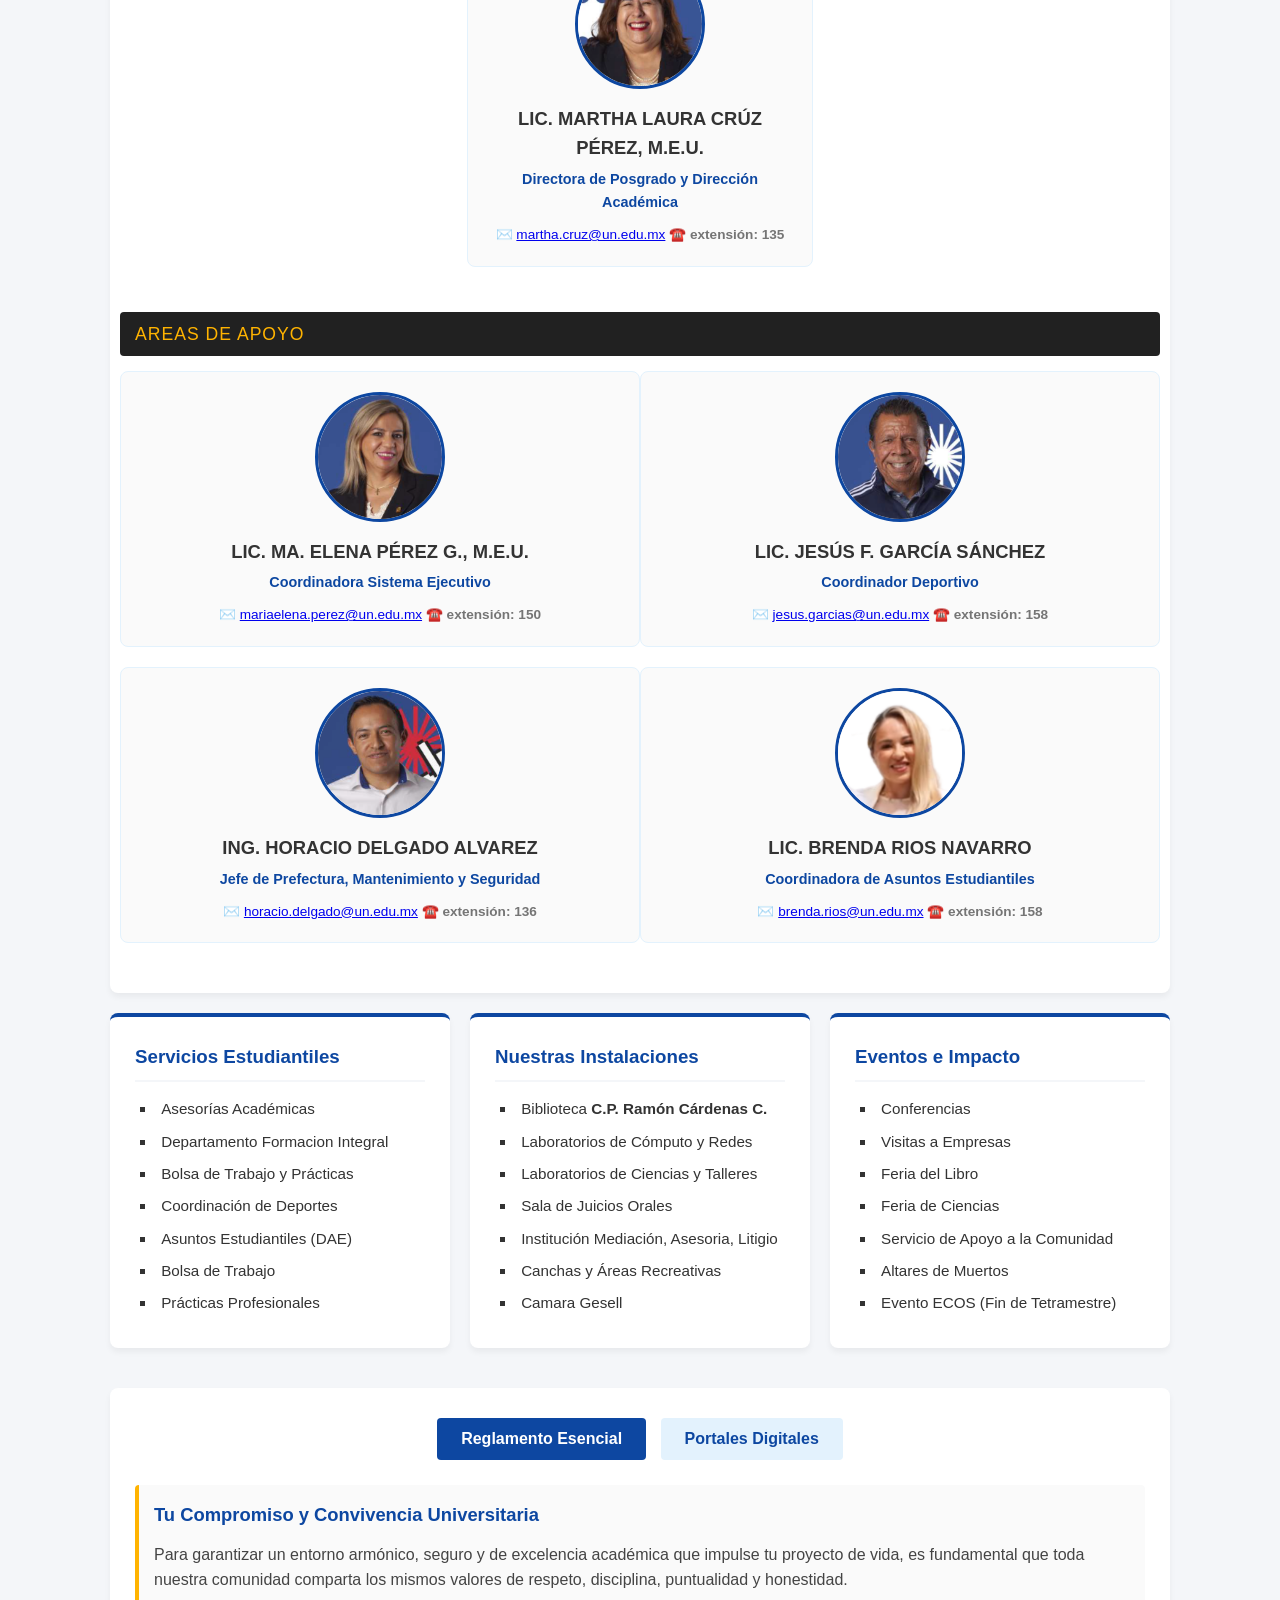
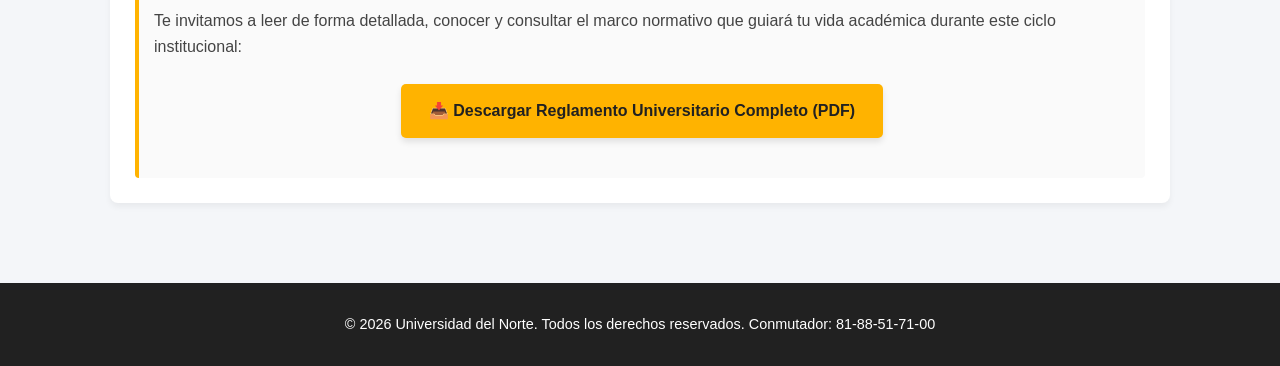
<file: 202602/presentacion-202603.html>
<!DOCTYPE html>
<html lang="es">
<head>
    <meta charset="UTF-8">
    <meta name="viewport" content="width=device-width, initial-scale=1.0">
    <title>Universidad del Norte (Sep - Dic 2026)</title>
    <link rel="stylesheet" href="../style.css">
</head>
<body>

    <header>
        <!-- <h1>Universidad del Norte</h1> -->
         <img src="../img/logo.png" alt="Logo de la Universidad del Norte" class="header-logo">
         <br>
         <br>
        <p>¡Cambiando Vidas!</p>
    </header>

    <div class="container">
        
        <section class="welcome-box">
            <h2>¡Bienvenidos estudiantes al Tetramestre septiembre - diciembre 2026!</h2>
            <p>Te acompañamos a desarrollar tus competencias profesionales y construir un futuro exitoso</p>
        </section>

        <section class="directores-seccion">
            <h2 class="seccion-titulo">Conoce a tus Directores</h2>
            <p class="seccion-subtitulo">Estamos aquí para acompañarte en cada paso de tu camino académico.</p>
            
            <div class="directores-grid">
                <div class="director-card">
                    <div class="avatar-container">
                        <img src="directores-peque/marcelo.png" alt="Rector" class="director-foto">
                    </div>
                    <h3>ING. MARCELO J. GONZÁLEZ VILLARREAL, M.A.</h3>
                    <p class="puesto">Rector</p>
                </div>

                <div class="area-titulo">Área Académica: Preparatoria</div>
                <div style="width: 100%; display: block; clear: both; text-align: center;">
                    <div class="director-card ancho-1-director">
                        <div class="avatar-container">
                            <img src="directores-peque/gregorio.png" alt=">Director de Preparatoria General" class="director-foto">
                        </div>
                        <h3>LIC. JOSÉ GREGORIO PEÑA SÁNCHEZ, M.E.U.</h3>
                        <p class="puesto">Director de Preparatoria General</p>
                        <p class="contacto-email">
                            ✉️ <a href="mailto:gregorio.pena@un.edu.mx">gregorio.pena@un.edu.mx</a>
                            <span><b> ☎️ extensión: 127</b></span>
                        </p>
                    </div>
                </div>

                <div class="area-titulo">Área Académica: Humanidades y Ciencias Sociales</div>
                <div class="director-card ancho-2-directores">
                    <div class="avatar-container">
                        <img src="directores-peque/martin.png" alt="Director de Humanidades y Ciencias Sociales" class="director-foto">
                    </div>
                    <h3>LIC. MARTÍN ANTONIO RODRÍGUEZ CANALES, M.E.U.</h3>
                    <p class="puesto">Director de Humanidades y Ciencias Sociales</p>
                    <p class="contacto-email">
                        ✉️ <a href="mailto:martin.rodriguez@un.edu.mx">martin.rodriguez@un.edu.mx</a>
                        <span><b> ☎️ extensión: 133</b></span>
                    </p>
                </div>
                <div class="director-card ancho-2-directores">
                    <div class="avatar-container">
                        <img src="directores-peque/iran.png" alt="Secretario General de Humanidades y Ciencias Sociales" class="director-foto">
                    </div>
                    <h3>ING. IRAN BRIONES GAMEZ</h3>
                    <p class="puesto">Secretario de Humanidades y Ciencias Sociales</p>
                    <p class="contacto-email">
                        ✉️ <a href="mailto:iran.briones@un.edu.mx">iran.briones@un.edu.mx</a>
                        <span><b> ☎️ extensión: 102</b></span>
                    </p>
                </div>

                <div class="area-titulo">Área Académica: Ingeniería y Tecnologías de Información</div>
                <div class="director-card ancho-3-directores">
                    <div class="avatar-container">
                        <img src="directores-peque/pablo.png" alt="Director de Ingeniería y Tecnologías de Información" class="director-foto">
                    </div>
                    <h3>ING. PABLO CHAPA CORTEZ, M.A.N.</h3>
                    <p class="puesto">Director de Ingeniería y Tecnologías de Información</p>
                    <p class="contacto-email">
                        ✉️ <a href="mailto:pablo.chapa@un.edu.mx">pablo.chapa@un.edu.mx</a>
                        <span><b> ☎️ extensión: 131</b></span>
                    </p>
                </div>
                <div class="director-card ancho-3-directores">
                    <div class="avatar-container">
                        <img src="directores-peque/arturo.png" alt="Secretario de Ingeniería" class="director-foto">
                    </div>
                    <h3>ING. ARTURO ORTÍZ NAVARRO</h3>
                    <p class="puesto">Secretario de Ingeniería</p>
                    <p class="contacto-email">
                        ✉️ <a href="mailto:arturo.ortizn@un.edu.mx">arturo.ortizn@un.edu.mx</a>
                        <span><b> ☎️ extensión: 123</b></span>
                    </p>
                </div>
                <div class="director-card ancho-3-directores">
                    <div class="avatar-container">
                        <img src="directores-peque/ricardo.png" alt="Secretario de Tecnologías de Información" class="director-foto">
                    </div>
                    <h3>ING. RICARDO ARTURO ELIZALDE HERNÁNDEZ, M.A.T.I.</h3>
                    <p class="puesto">Secretario de Tecnologías de Información</p>
                    <p class="contacto-email">
                        ✉️ <a href="mailto:ricardo.elizaldeh@un.edu.mx">ricardo.elizaldeh@un.edu.mx</a>
                        <span><b> ☎️ extensión: 118</b></span>
                    </p>
                </div>

                <div class="area-titulo">Área Académica: Ciencias Jurídicas</div>
                <div style="width: 100%; display: block; clear: both; text-align: center;">
                    <div class="director-card ancho-1-director">
                        <div class="avatar-container">
                            <img src="directores-peque/nidia.png" alt="Directora de Ciencias Jurídicas" class="director-foto">
                        </div>
                        <h3>LIC. NIDIA CEBALLOS VELA, M.E.U.</h3>
                        <p class="puesto">Directora de Ciencias Jurídicas</p>
                        <p class="contacto-email">
                            ✉️ <a href="mailto:nidia.ceballos@un.edu.mx">nidia.ceballos@un.edu.mx</a>
                            <span><b> ☎️ extensión: 128</b></span>
                        </p>
                    </div>
                </div>

                <div class="area-titulo">Área Académica: Psicología</div>
                <div style="width: 100%; display: block; clear: both; text-align: center;">
                    <div class="director-card ancho-1-director">
                        <div class="avatar-container">
                            <img src="directores-peque/guillermo.png" alt="Director de Psicología" class="director-foto">
                        </div>
                        <h3>LIC. GUILLERMO ROSALES HERNÁNDEZ, M.P.C.P</h3>
                        <p class="puesto">Director de Psicología</p>
                        <p class="contacto-email">
                            ✉️ <a href="mailto:guillermo.rosales@un.edu.mx">guillermo.rosales@un.edu.mx</a>
                            <span><b> ☎️ extensión: 140</b></span>
                        </p>
                    </div>
                </div>

                <div class="area-titulo">Área Académica: Educación y Posgrado</div>
                <div style="width: 100%; display: block; clear: both; text-align: center;">
                    <div class="director-card ancho-1-director">
                        <div class="avatar-container">
                            <img src="directores-peque/martha.png" alt="Directora de Posgrado y Dirección Académica" class="director-foto">
                        </div>
                        <h3>LIC. MARTHA LAURA CRÚZ PÉREZ, M.E.U.</h3>
                        <p class="puesto">Directora de Posgrado y Dirección Académica</p>
                        <p class="contacto-email">
                            ✉️ <a href="mailto:martha.cruz@un.edu.mx">martha.cruz@un.edu.mx</a>
                            <span><b> ☎️ extensión: 135</b></span>
                        </p>
                    </div>
                </div>

                <div class="area-titulo">AREAS DE APOYO</div>
                <div class="director-card ancho-4-directores">
                    <div class="avatar-container">
                        <img src="directores-peque/maelena.png" alt="Coordinadora de Sistema No Escolarizado" class="director-foto">
                    </div>
                    <h3>LIC. MA. ELENA PÉREZ G., M.E.U.</h3>
                    <p class="puesto">Coordinadora Sistema Ejecutivo</p>
                    <p class="contacto-email">
                        ✉️ <a href="mailto:mariaelena.perez@un.edu.mx">mariaelena.perez@un.edu.mx</a>
                        <span><b> ☎️ extensión: 150</b></span>
                    </p>
                </div>
                <div class="director-card ancho-4-directores">
                    <div class="avatar-container">
                        <img src="directores-peque/jesus.png" alt="Coordinador Deportivo" class="director-foto">
                    </div>
                    <h3>LIC. JESÚS F. GARCÍA SÁNCHEZ</h3>
                    <p class="puesto">Coordinador Deportivo</p>
                    <p class="contacto-email">
                        ✉️ <a href="mailto:jesus.garcias@un.edu.mx">jesus.garcias@un.edu.mx</a>
                        <span><b> ☎️ extensión: 158</b></span>
                    </p>
                </div>
                <div class="director-card ancho-4-directores">
                    <div class="avatar-container">
                        <img src="directores-peque/horacio.png" alt="Prefectura Mantenimiento y Seguridad" class="director-foto">
                    </div>
                    <h3>ING. HORACIO DELGADO ALVAREZ</h3>
                    <p class="puesto">Jefe de Prefectura, Mantenimiento y Seguridad</p>
                    <p class="contacto-email">
                        ✉️ <a href="mailto:horacio.delgado@un.edu.mx">horacio.delgado@un.edu.mx</a>
                        <span><b> ☎️ extensión: 136</b></span>
                    </p>
                </div>
                <div class="director-card ancho-4-directores">
                    <div class="avatar-container">
                        <img src="directores-peque/brenda.png" alt="Coordinadora de Asuntos Estudiantiles" class="director-foto">
                    </div>
                    <h3>LIC. BRENDA RIOS NAVARRO</h3>
                    <p class="puesto">Coordinadora de Asuntos Estudiantiles</p>
                    <p class="contacto-email">
                        ✉️ <a href="mailto:brenda.rios@un.edu.mx">brenda.rios@un.edu.mx</a>
                        <span><b> ☎️ extensión: 158</b></span>
                    </p>
                </div>
            
            </div>
        </section>

        <section class="row">
            <div class="col">
                <div class="card">
                    <h3>Servicios Estudiantiles</h3>
                    <ul>
                        <li>Asesorías Académicas</li>
                        <li>Departamento Formacion Integral</li>
                        <li>Bolsa de Trabajo y Prácticas</li>
                        <li>Coordinación de Deportes</li>
                        <li>Asuntos Estudiantiles (DAE)</li>
                        <li>Bolsa de Trabajo </li>
                        <li>Prácticas Profesionales</li>
                    </ul>
                </div>
            </div>
            <div class="col">
                <div class="card">
                    <h3>Nuestras Instalaciones</h3>
                    <ul>
                        <li>Biblioteca <b>C.P. Ramón Cárdenas C.</b></li>
                        <li>Laboratorios de Cómputo y Redes</li>
                        <li>Laboratorios de Ciencias y Talleres</li>
                        <li>Sala de Juicios Orales</li>
                        <li>Institución Mediación, Asesoria, Litigio</li>
                        <li>Canchas y Áreas Recreativas</li>
                        <li>Camara Gesell</li>
                    </ul>
                </div>
            </div>
            <div class="col">
                <div class="card">
                    <h3>Eventos e Impacto</h3>
                    <ul>
                        <li>Conferencias</li>
                        <li>Visitas a Empresas</li>
                        <li>Feria del Libro</li>
                        <li>Feria de Ciencias</li>
                        <li>Servicio de Apoyo a la Comunidad</li>
                        <li>Altares de Muertos</li>
                        <li>Evento ECOS (Fin de Tetramestre)</li>
                    </ul>
                </div>
            </div>
        </section>

        <section class="tabs-container">
            <div class="tab-buttons">
                <button class="tab-btn active" onclick="switchTab(event, 'reglamento')">Reglamento Esencial</button>
                <button class="tab-btn" onclick="switchTab(event, 'digital')">Portales Digitales</button>
            </div>

            <div id="reglamento" class="tab-content active">
                <h4 style="color:#0d47a1; margin-bottom:12px; font-size:1.15rem;">Tu Compromiso y Convivencia Universitaria</h4>
                
                <p style="margin-bottom: 15px; color: #444;">
                    Para garantizar un entorno armónico, seguro y de excelencia académica que impulse tu proyecto de vida, es fundamental que toda nuestra comunidad comparta los mismos valores de respeto, disciplina, puntualidad y honestidad. 
                </p>
                
                <p style="margin-bottom: 20px; color: #444; font-weight: 500;">
                    Te invitamos a leer de forma detallada, conocer y consultar el marco normativo que guiará tu vida académica durante este ciclo institucional:
                </p>

                <div style="text-align: center; margin: 25px 0;">
                    <a href="../doc/reglamento_general_un.pdf" target="_blank" class="btn-reglamento">
                        📥 Descargar Reglamento Universitario Completo (PDF)
                    </a>
                </div>

                <!-- <div style="background-color: #fff; border-left: 4px solid #ffb300; padding: 12px; margin-top: 15px; border-radius: 0 4px 4px 0;">
                    <span style="color:#0d47a1; font-weight:bold;">📌 Recordatorio Importante:</span> 
                    Como parte de nuestro compromiso con la salud y el medio ambiente, recuerda que somos una <strong>Universidad Libre de Tabaco y Cigarros Electrónicos</strong> en todas nuestras instalaciones.
                </div> -->
            </div>

            <div id="digital" class="tab-content">
                <h4 style="color:#0d47a1; margin-bottom:10px;">Accesos Rápidos:</h4>
                <p>• Sitio Oficial: <a href="http://un.edu.mx" target="_blank" style="color:#0d47a1;">un.edu.mx</a></p>
                <p>• Aula Virtual: <a href="http://un.neolms.com" target="_blank" style="color:#0d47a1;">un.neolms.com</a></p>
                <p>• Facebook: <a href="https://www.facebook.com/UNMTY" target="_blank" style="color:#0d47a1;">@UNMTY</a></p>
                <p>• Instagram: <a href="https://www.instagram.com/un_mty/" target="_blank" style="color:#0d47a1;">@UN_MTY</a></p>
            </div>
        </section>

    </div>

    <footer>
        <p>&copy; 2026 Universidad del Norte. Todos los derechos reservados. Conmutador: 81-88-51-71-00</p>
    </footer>

    <script>
        function switchTab(evt, tabId) {
            var i, tabcontent, tablinks;
            tabcontent = document.getElementsByClassName("tab-content");
            for (i = 0; i < tabcontent.length; i++) {
                tabcontent[i].className = tabcontent[i].className.replace(" active", "");
            }
            tablinks = document.getElementsByClassName("tab-btn");
            for (i = 0; i < tablinks.length; i++) {
                tablinks[i].className = tablinks[i].className.replace(" active", "");
            }
            document.getElementById(tabId).className += " active";
            evt.currentTarget.className += " active";
        }
    </script>
</body>
</html>
</file>
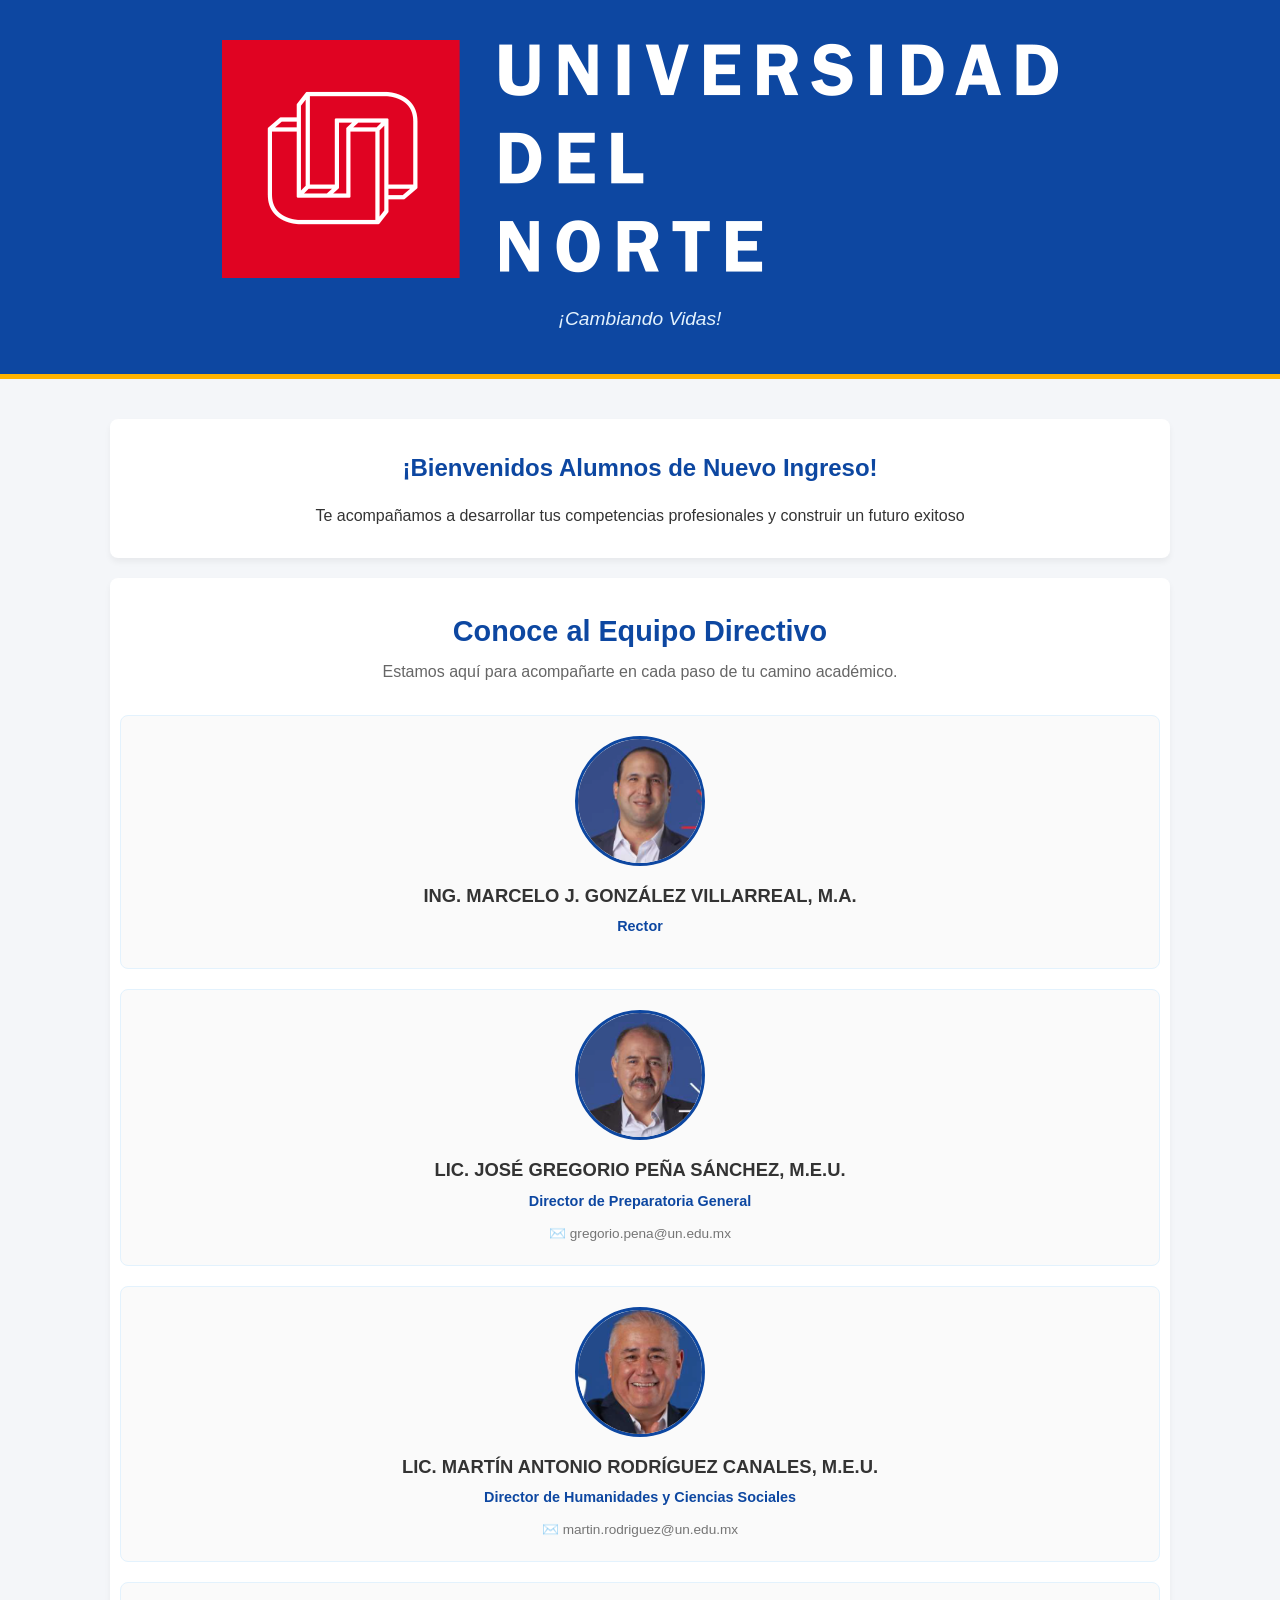
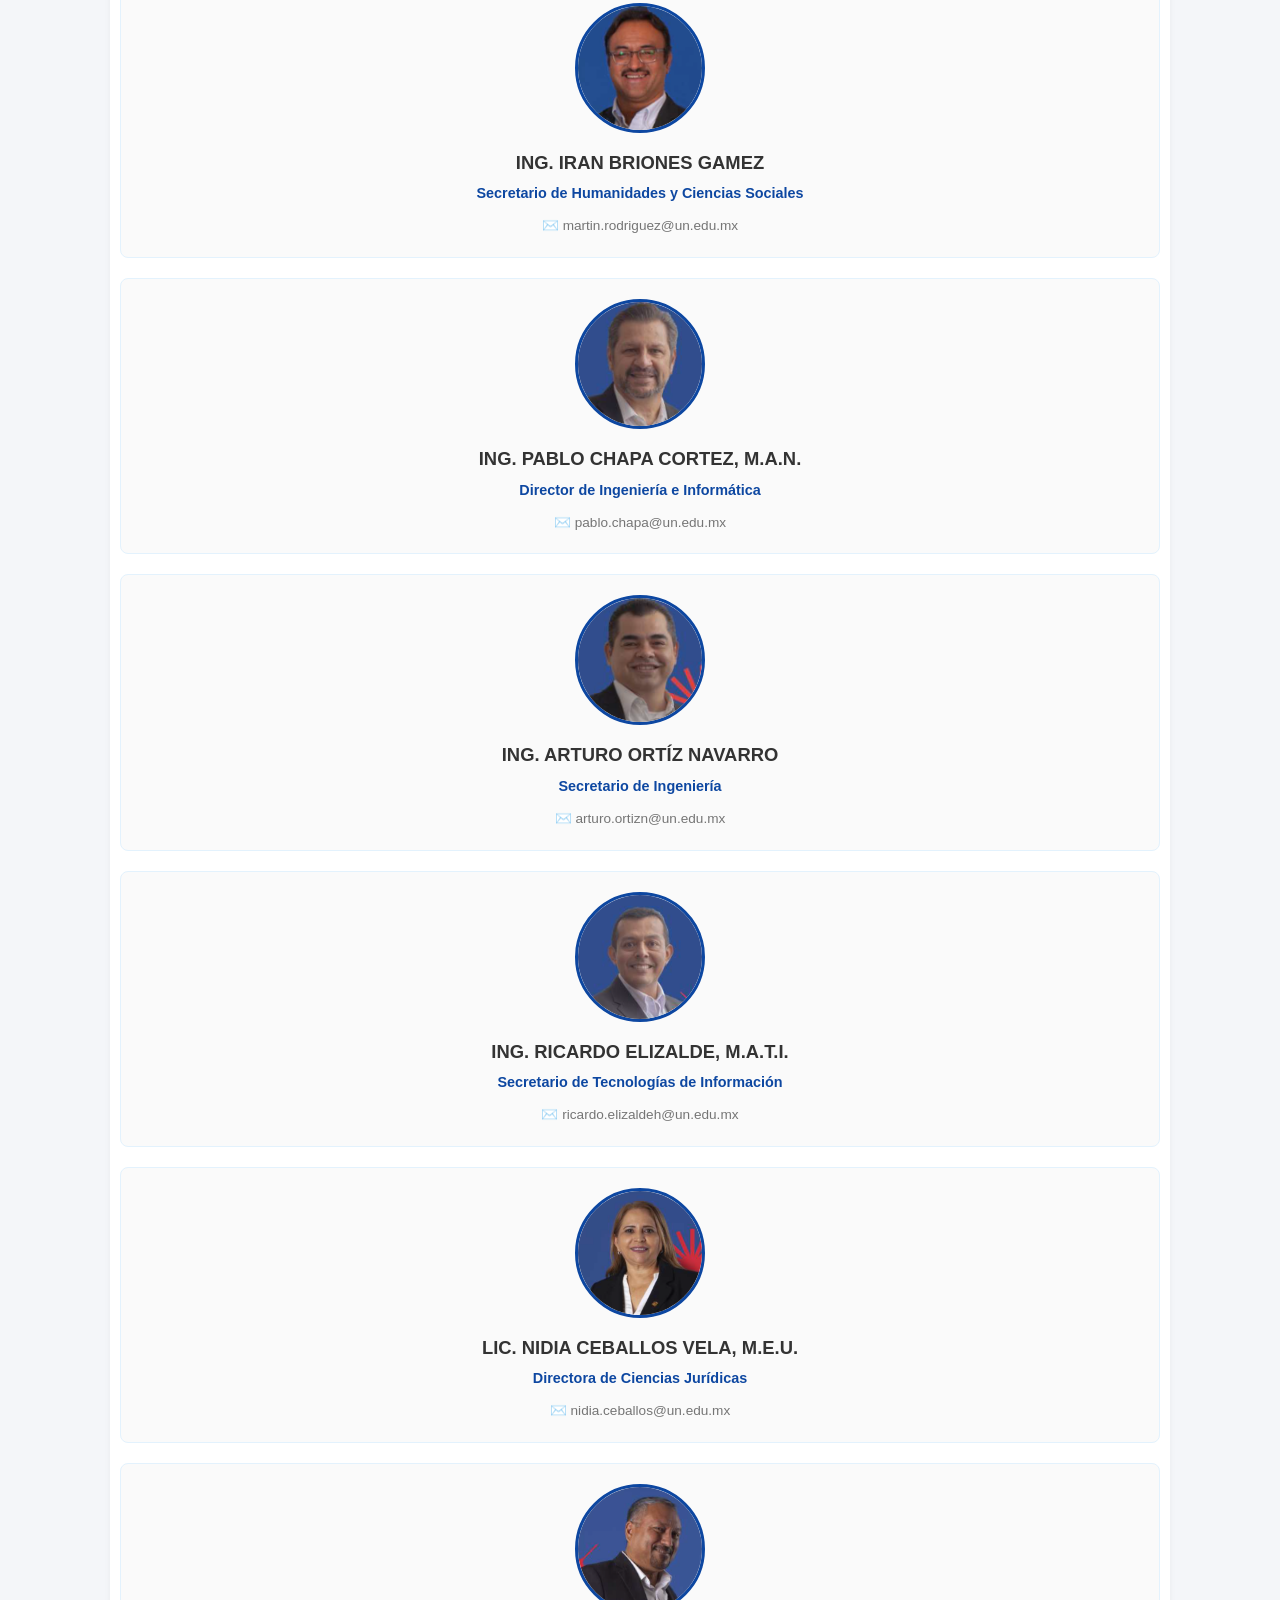
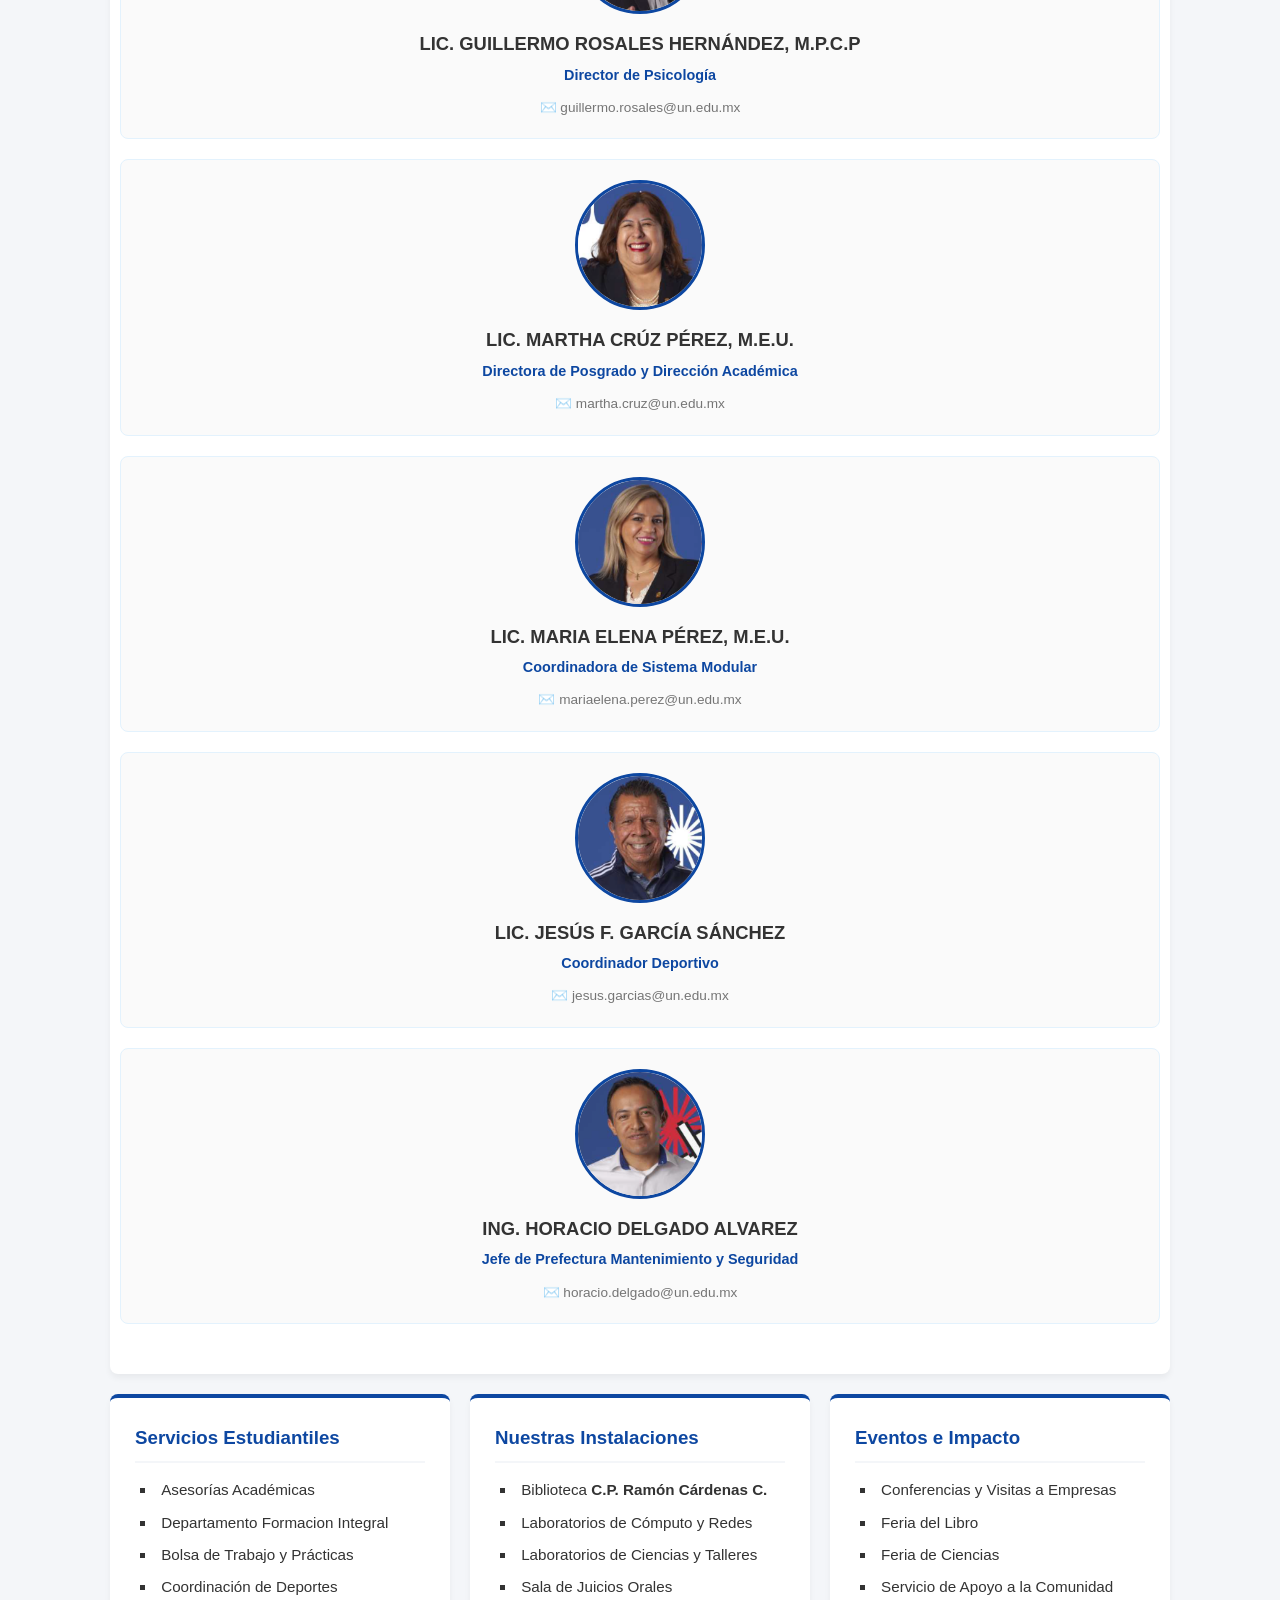
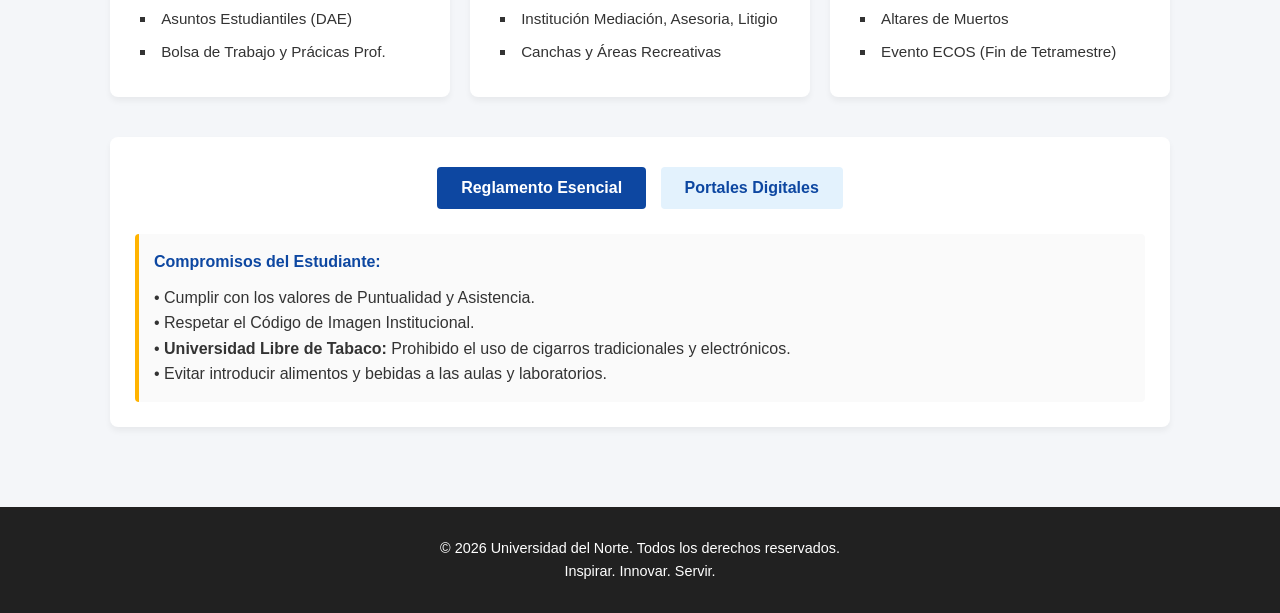
<file: 202602/presentacion-v1.html>
<!DOCTYPE html>
<html lang="es">
<head>
    <meta charset="UTF-8">
    <meta name="viewport" content="width=device-width, initial-scale=1.0">
    <title>Bienvenida Nuevo Ingreso - Universidad del Norte</title>
    <link rel="stylesheet" href="../style.css">

</head>
<body>

    <header>
        <!-- <h1>Universidad del Norte</h1> -->
         <img src="../img/logo.png" alt="Logo de la Universidad del Norte" class="header-logo">
         <br>
         <br>
        <p>¡Cambiando Vidas!</p>
    </header>

    <div class="container">
        
        <section class="welcome-box">
            <h2>¡Bienvenidos Alumnos de Nuevo Ingreso!</h2>
            <p>Te acompañamos a desarrollar tus competencias profesionales y construir un futuro exitoso</p>
        </section>

        <section class="directores-seccion">
            <h2 class="seccion-titulo">Conoce al Equipo Directivo</h2>
            <p class="seccion-subtitulo">Estamos aquí para acompañarte en cada paso de tu camino académico.</p>
            
            <div class="directores-grid">
                <div class="director-card">
                    <div class="avatar-container">
                        <img src="directores/marcelo.png" alt="Rector" class="director-foto">
                    </div>
                    <h3>ING. MARCELO J. GONZÁLEZ VILLARREAL, M.A.</h3>
                    <p class="puesto">Rector</p>
                    <!-- <p class="contacto-email">✉️ jc.perez@un.edu.mx</p> -->
                </div>

                <div class="director-card">
                    <div class="avatar-container">
                        <img src="directores/gregorio.png" alt=">Director de Preparatoria General" class="director-foto">
                    </div>
                    <h3>LIC. JOSÉ GREGORIO PEÑA SÁNCHEZ, M.E.U.</h3>
                    <p class="puesto">Director de Preparatoria General</p>
                    <p class="contacto-email">✉️ gregorio.pena@un.edu.mx</p>
                </div>

                <div class="director-card">
                    <div class="avatar-container">
                        <img src="directores/martin.png" alt="Director de Humanidades y Ciencias Sociales" class="director-foto">
                    </div>
                    <h3>LIC. MARTÍN ANTONIO RODRÍGUEZ CANALES, M.E.U.</h3>
                    <p class="puesto">Director de Humanidades y Ciencias Sociales</p>
                    <p class="contacto-email">✉️ martin.rodriguez@un.edu.mx</p>
                </div>

                <div class="director-card">
                    <div class="avatar-container">
                        <img src="directores/iran.png" alt="Secretario General de Humanidades y Ciencias Sociales" class="director-foto">
                    </div>
                    <h3>ING. IRAN BRIONES GAMEZ</h3>
                    <p class="puesto">Secretario de Humanidades y Ciencias Sociales</p>
                    <p class="contacto-email">✉️ martin.rodriguez@un.edu.mx</p>
                </div>

                <div class="director-card">
                    <div class="avatar-container">
                        <img src="directores/pablo.png" alt="Director de Ingeniería e T.I." class="director-foto">
                    </div>
                    <h3>ING. PABLO CHAPA CORTEZ, M.A.N.</h3>
                    <p class="puesto">Director de Ingeniería e Informática</p>
                    <p class="contacto-email">✉️ pablo.chapa@un.edu.mx</p>
                </div>

                <div class="director-card">
                    <div class="avatar-container">
                        <img src="directores/arturo.png" alt="Secretario de Ingeniería" class="director-foto">
                    </div>
                    <h3>ING. ARTURO ORTÍZ NAVARRO</h3>
                    <p class="puesto">Secretario de Ingeniería</p>
                    <p class="contacto-email">✉️ arturo.ortizn@un.edu.mx</p>
                </div>

                <div class="director-card">
                    <div class="avatar-container">
                        <img src="directores/ricardo.png" alt="Secretario de Tecnologías de Información" class="director-foto">
                    </div>
                    <h3>ING. RICARDO ELIZALDE, M.A.T.I.</h3>
                    <p class="puesto">Secretario de Tecnologías de Información</p>
                    <p class="contacto-email">✉️ ricardo.elizaldeh@un.edu.mx</p>
                </div>

                <div class="director-card">
                    <div class="avatar-container">
                        <img src="directores/nidia.png" alt="Directora de Ciencias Jurídicas" class="director-foto">
                    </div>
                    <h3>LIC. NIDIA CEBALLOS VELA, M.E.U.</h3>
                    <p class="puesto">Directora de Ciencias Jurídicas</p>
                    <p class="contacto-email">✉️ nidia.ceballos@un.edu.mx</p>
                </div>

                <div class="director-card">
                    <div class="avatar-container">
                        <img src="directores/guillermo.png" alt="Director de Psicología" class="director-foto">
                    </div>
                    <h3>LIC. GUILLERMO ROSALES HERNÁNDEZ, M.P.C.P</h3>
                    <p class="puesto">Director de Psicología</p>
                    <p class="contacto-email">✉️ guillermo.rosales@un.edu.mx</p>
                </div>

                <div class="director-card">
                    <div class="avatar-container">
                        <img src="directores/martha.png" alt="Directora de Posgrado y Dirección Académica" class="director-foto">
                    </div>
                    <h3>LIC. MARTHA CRÚZ PÉREZ, M.E.U.</h3>
                    <p class="puesto">Directora de Posgrado y Dirección Académica</p>
                    <p class="contacto-email">✉️ martha.cruz@un.edu.mx</p>
                </div>

                <div class="director-card">
                    <div class="avatar-container">
                        <img src="directores/maelena.png" alt="Coordinadora de Sistema Modular" class="director-foto">
                    </div>
                    <h3>LIC. MARIA ELENA PÉREZ, M.E.U.</h3>
                    <p class="puesto">Coordinadora de Sistema Modular</p>
                    <p class="contacto-email">✉️ mariaelena.perez@un.edu.mx</p>
                </div>

                <div class="director-card">
                    <div class="avatar-container">
                        <img src="directores/jesus.png" alt="Coordinador Deportivo" class="director-foto">
                    </div>
                    <h3>LIC. JESÚS F. GARCÍA SÁNCHEZ</h3>
                    <p class="puesto">Coordinador Deportivo</p>
                    <p class="contacto-email">✉️ jesus.garcias@un.edu.mx</p>
                </div>

                <div class="director-card">
                    <div class="avatar-container">
                        <img src="directores/horacio.png" alt="Prefectura Mantenimiento y Seguridad" class="director-foto">
                    </div>
                    <h3>ING. HORACIO DELGADO ALVAREZ</h3>
                    <p class="puesto">Jefe de Prefectura Mantenimiento y Seguridad</p>
                    <p class="contacto-email">✉️ horacio.delgado@un.edu.mx</p>
                </div>

            </div>
        </section>

        <section class="row">
            <div class="col">
                <div class="card">
                    <h3>Servicios Estudiantiles</h3>
                    <ul>
                        <li>Asesorías Académicas</li>
                        <li>Departamento Formacion Integral</li>
                        <li>Bolsa de Trabajo y Prácticas</li>
                        <li>Coordinación de Deportes</li>
                        <li>Asuntos Estudiantiles (DAE)</li>
                        <li>Bolsa de Trabajo y Prácicas Prof.</li>
                    </ul>
                </div>
            </div>

            <div class="col">
                <div class="card">
                    <h3>Nuestras Instalaciones</h3>
                    <ul>
                        <li>Biblioteca <b>C.P. Ramón Cárdenas C.</b></li>
                        <li>Laboratorios de Cómputo y Redes</li>
                        <li>Laboratorios de Ciencias y Talleres</li>
                        <li>Sala de Juicios Orales</li>
                        <li>Institución Mediación, Asesoria, Litigio</li>
                        <li>Canchas y Áreas Recreativas</li>
                    </ul>
                </div>
            </div>

            <div class="col">
                <div class="card">
                    <h3>Eventos e Impacto</h3>
                    <ul>
                        <li>Conferencias y Visitas a Empresas</li>
                        <li>Feria del Libro</li>
                        <li>Feria de Ciencias</li>
                        <li>Servicio de Apoyo a la Comunidad</li>
                        <li>Altares de Muertos</li>
                        <li>Evento ECOS (Fin de Tetramestre)</li>
                    </ul>
                </div>
            </div>
        </section>

        <section class="tabs-container">
            <div class="tab-buttons">
                <button class="tab-btn active" onclick="switchTab(event, 'reglamento')">Reglamento Esencial</button>
                <button class="tab-btn" onclick="switchTab(event, 'digital')">Portales Digitales</button>
            </div>

            <div id="reglamento" class="tab-content active">
                <h4 style="color:#0d47a1; margin-bottom:10px;">Compromisos del Estudiante:</h4>
                <p>• Cumplir con los valores de Puntualidad y Asistencia.</p>
                <p>• Respetar el Código de Imagen Institucional.</p>
                <p>• <strong>Universidad Libre de Tabaco:</strong> Prohibido el uso de cigarros tradicionales y electrónicos.</p>
                <p>• Evitar introducir alimentos y bebidas a las aulas y laboratorios.</p>
            </div>

            <div id="digital" class="tab-content">
                <h4 style="color:#0d47a1; margin-bottom:10px;">Accesos Rápidos:</h4>
                <p>• Sitio Oficial: <a href="http://un.edu.mx" target="_blank" style="color:#0d47a1;">un.edu.mx</a></p>
                <p>• Aula Virtual: <a href="http://un.neolms.com" target="_blank" style="color:#0d47a1;">un.neolms.com</a></p>
                <p>• Facebook: <a href="https://www.facebook.com/UNMTY" target="_blank" style="color:#0d47a1;">@UNMTY</a></p>
                <p>• Instagram: <a href="https://www.instagram.com/un_mty/" target="_blank" style="color:#0d47a1;">@UN_MTY</a></p>
            </div>
        </section>

    </div>

    <footer>
        <p>&copy; 2026 Universidad del Norte. Todos los derechos reservados.</p>
        <p>Inspirar. Innovar. Servir.</p>
    </footer>

    <script>
        function switchTab(evt, tabId) {
            var i, tabcontent, tablinks;
            
            // Ocultar todos los contenidos de las pestañas
            tabcontent = document.getElementsByClassName("tab-content");
            for (i = 0; i < tabcontent.length; i++) {
                tabcontent[i].className = tabcontent[i].className.replace(" active", "");
            }

            // Quitar la clase active de todos los botones
            tablinks = document.getElementsByClassName("tab-btn");
            for (i = 0; i < tablinks.length; i++) {
                tablinks[i].className = tablinks[i].className.replace(" active", "");
            }

            // Mostrar la pestaña actual y marcar el botón como activo
            document.getElementById(tabId).className += " active";
            evt.currentTarget.className += " active";
        }
    </script>
</body>
</html>
</file>
<file: 202602/style-agencia.css>
/* ========================================================
    1. FUENTES CORPORATIVAS (Carga del archivo .otf)
    ======================================================== */
@font-face {
    font-family: 'FuenteInstitucional';
    src: url('../fonts/MinionPro-Regular.otf') format('opentype');
    font-weight: normal;
    font-style: normal;
}

/* ========================================================
    2. PALETA DE COLORES OFICIAL (Variables CSS3)
    ======================================================== */
:root {
    --azul-un: #0d47a1;         /* Azul Principal Institucional */
    --oro-un: #ffb300;          /* Oro/Amarillo de Acento */
    --oro-hover: #ffa000;       /* Tono de interacción botones */
    --gris-fondo: #f4f6f9;      /* Fondo general de la página */
    --texto-oscuro: #212121;    /* Color de texto principal */
    --blanco: #ffffff;
}

/* ========================================================
    3. ESTILOS GENERALES Y RESET
    ======================================================== */
* {
    box-sizing: border-box;
    margin: 0;
    padding: 0;
}


/* ========================================================
   ESTILOS DE LA PRIMERA SECCIÓN: HEADER Y TÍTULO PRINCIPAL
   ======================================================== */

body {
    /* Aquí le decimos que use tu fuente primero, y si no carga, use Arial como respaldo */
    font-family: 'FuenteInstitucional', Arial, sans-serif; 
    background-color: #f4f6f9;
}
/* El cuadro azul del encabezado */
.header-azul {
    background-color: var(--azul-un);
    color: var(--blanco);
    padding: 30px 40px;
    display: flex;
    
    /* 1. CAMBIO CLAVE: Cambiamos 'column' por 'row' para que se pongan en la misma línea */
    flex-direction: row; 
    
    /* 2. Distribuye una columna al extremo izquierdo y otra al extremo derecho */
    justify-content: space-between; 
    align-items: center; /* Centra verticalmente ambos bloques */
    gap: 20px;
    border-bottom: 5px solid var(--oro-un);
}

/* Columna Izquierda */
.header-col-izquierda {
    flex: 1;
    text-align: left; /* Asegura que el texto inicie a la izquierda */
}

.universidad-nombre {
    font-size: 2rem;
    font-weight: bold;
    margin-bottom: 8px;
    letter-spacing: 0.5px;
}

.bienvenida-texto {
    font-size: 1.5rem;
    color: #ffffff;
    opacity: 0.95;
}

/* Columna Derecha */
.header-col-derecha {
    flex: 1;
    display: flex;
    flex-direction: column;
    align-items: flex-end; /* Alinea el logo y el lema magnéticamente a la derecha */
    text-align: right;     /* Alinea el texto del lema a la derecha */
}

/* Caja para el logo rectangular */
.logo-contenedor {
    width: 220px; 
    height: auto;
    margin-bottom: 12px;
}

.logo-rectangulo {
    width: 100%;
    height: auto;
    display: block;
}

.lema-texto {
    font-size: 1.2rem; /* Lo bajé un poquito para que no compita en tamaño con la bienvenida */
    color: #ffb300; 
    font-weight: 500;
    max-width: 400px; /* Evita que el texto largo se desparrame si la pantalla es muy gigante */
}

/* ========================================================
   ESTILOS ACTUALIZADOS: TÍTULOS Y SECCIÓN DEL RECTOR
   ======================================================== */

/* Modificado para que los títulos se inclinen a la izquierda */
.contenido-principal {
    max-width: 1500px;
    margin: 40px auto 20px auto;
    padding: 0 20px;
    text-align: left; /* 👈 Cambiado de center a left */
}

.titulo-directores {
    font-size: 3.4rem;
    color: #1a1a1a;
    font-weight: bold;
    margin-bottom: 6px;
}

.subtitulo-directores {
    font-size: 1.5rem;
    color: #666666;
    margin-bottom: 40px; /* Espacio antes de iniciar la sección del Rector */
}

/* Contenedor de la sección del Rector */
.seccion-rectoria {
    width: 100%;
    margin-bottom: 40px;
}

/* Tarjeta estructurada en dos columnas usando Flexbox */
.tarjeta-rector {
    display: flex;
    flex-direction: column-reverse; /* En celulares pone la foto arriba y el texto abajo */
    align-items: center;
    justify-content: space-between;
    background-color: var(--blanco);
    border: 1px solid #e2e8f0;
    border-radius: 8px;
    padding: 30px;
    gap: 20px;
}

/* Columna de textos (Izquierda en PC) */
.rector-datos {
    flex: 1;
    text-align: center; /* Centrado en móvil */
}

.rector-nombre {
    font-size: 3.0rem;
    color: #1a1a1a;
    font-weight: bold;
    margin-bottom: 6px;
    letter-spacing: 0.5px;
}

.rector-puesto {
    font-size: 1.5rem;
    color: var(--azul-un);
    font-weight: bold;
    letter-spacing: 1px;
}

/* Columna de la foto (Derecha en PC) */
.rector-foto-contenedor {
    width: 600px;
    height: 500px;
    flex-shrink: 0;
}

.rector-foto {
    width: 100%;
    height: 100%;
    object-fit: cover;
    border-radius: 8px; /* Esquinas ligeramente redondeadas */
    border: 1px solid #e2e8f0;
}

/* ========================================================
   DISEÑO PARA UN DIRECTOR
   ======================================================== */

.seccion-un-director {
    width: 100%;
    margin-bottom: 40px;
}

/* Caja contenedora transparente o con fondo blanco, une la foto y la franja */
.tarjeta-un-director {
    display: flex;
    flex-direction: column; /* En móvil se apila vertical */
    align-items: center;
    background-color: var(--blanco);
    border: 1px solid #e2e8f0;
    border-radius: 8px;
    overflow: hidden; /* Mantiene los bordes redondeados limpios */
}

/* Contenedor de la foto */
.director-foto-contenedor {
    width: 600px;
    height: 500px;
    flex-shrink: 0;
    margin: 20px; /* Separación de la foto en móvil */
}

.director-foto {
    width: 100%;
    height: 100%;
    object-fit: cover;
    border-radius: 8px;
}

/* Columna Derecha: Actúa como la franja completa */
.datos-un-director {
    flex: 1;
    width: 100%;
    display: flex;
    flex-direction: column;
}

/* La franja gris superior que va "hasta arriba" de los datos */
.franja-titulo-gris {
    background-color: #f1f3f5; 
    color: #495057;
    font-size: 1.4rem;
    font-weight: bold;
    /* text-transform: uppercase; */
    letter-spacing: 1px;
    padding: 10px 20px;
    width: 100%;
    text-align: center; /* Centrado en móvil */
}

/* Bloque interior donde cae el nombre y datos sin divisiones extra */
.bloque-texto-interior {
    padding: 20px 25px;
    
    /* 1. Centramos el contenedor por completo dentro de la franja */
    display: flex;
    flex-direction: column;
    justify-content: center;
    align-items: flex-start; /* 2. Alinea el inicio de los textos a la izquierda */
    
    margin: auto; /* 3. Empuja la caja al centro perfecto del cuadro derecho */
    max-width: 650px; /* 4. Evita que el texto se disperse y se mantenga agrupado */
    width: 100%;
}

/* Tipografías limpias */
.director-nombre {
    font-size: 3.0rem;
    color: #1a1a1a;
    font-weight: bold;
    margin-bottom: 6px;
    letter-spacing: 0.5px;
}

.director-puesto {
    font-size: 1.5rem;
    color: var(--azul-un);
    font-weight: bold;
    margin-bottom: 12px;
}

.contacto-email a {
    color: #555555;
    text-decoration: none;
    font-size: 1rem;
}

.ext-tel {
    font-size: 1rem;
    color: #666666;
    margin-top: 4px;
}

/* ========================================================
   SECCIÓN: DOS DIRECTORES (LADO A LADO)
   ======================================================== */

.seccion-dos-directores {
    width: 100%;
    margin-bottom: 40px;
    background-color: #ffffff;
    border: 1px solid #e2e8f0;
    border-radius: 8px;
    overflow: hidden; /* Mantiene el borde redondeado con la franja superior */
}

/* El contenedor que agrupa a los dos directores */
.contenedor-pares {
    display: flex;
    flex-direction: column; /* En móvil se muestran uno abajo del otro */
    width: 100%;
}

/* Cada uno de los bloques individuales (50% del ancho en PC) */
.tarjeta-par-individual {
    display: flex;
    flex-direction: column; /* En celular la foto va arriba del texto */
    align-items: center;
    padding: 25px;
    width: 100%;
}

/* Aplicamos una pequeña separación o borde sutil entre ambos directores en móvil */
.tarjeta-par-individual:first-child {
    border-bottom: 1px solid #e2e8f0;
}

/* ========================================================
   AJUSTE DE FOTO MÁS DELGADA PARA SECCIÓN DE DOS DIRECTORES
   ======================================================== */

.director-foto-contenedor-dos {
    width: 300px;       /* Reducimos el ancho para hacerla más delgada */
    height: 500px;      /* Mantenemos una buena altura rectangular */
    flex-shrink: 0;     /* Evita que se deforme con el texto */
    overflow: hidden;
    border-radius: 8px; /* Mismo redondeado del PDF */
}

/* Tipografías limpias */
.director-nombre-para-dos {
    font-size: 2.0rem;
    color: #1a1a1a;
    font-weight: bold;
    margin-bottom: 6px;
    letter-spacing: 0.5px;
}

/* ========================================================
   SECCIÓN: TRES DIRECTORES (3 COLUMNAS IGUALES)
   ======================================================== */

.seccion-tres-directores {
    width: 100%;
    margin-bottom: 30px;
    background-color: #ffffff;
    border: 1px solid #e2e8f0;
    border-radius: 8px;
    overflow: hidden;
}

/* El contenedor que agrupa a las 3 tercias */
.contenedor-tercias {
    display: flex;
    flex-direction: column; /* En móvil se apilan verticalmente */
    width: 100%;
}

/* Tarjeta individual (Ocupará el 33.33% en pantallas grandes) */
.tarjeta-tercia-individual {
    display: flex;
    flex-direction: column; /* Foto ARRIBA, texto ABAJO */
    align-items: center;    /* Centra la foto y el bloque de texto horizontalmente */
    padding: 25px; 
    width: 100%;
}

/* Separadores sutiles para vista móvil */
.tarjeta-tercia-individual:not(:last-child) {
    border-bottom: 1px solid #e2e8f0;
}

/* Bloque de texto exclusivo para diseño vertical (Texto alineado a la izquierda) */
.bloque-texto-interior-vertical {
    padding-top: 15px; /* Espacio entre la foto de arriba y el texto de abajo */
    display: flex;
    flex-direction: column;
    align-items: flex-start; /* Alinea los renglones a la izquierda */
    max-width: 380px;        /* Acota el ancho para que no se disperse en la columna */
    width: 100%;
}

/* Contenedor de la foto */
.director-foto-contenedor-tres{
    width: 450px;
    height: 300px;
    flex-shrink: 0;
    margin: 20px; /* Separación de la foto en móvil */
}


/* Contenido General (Bloques Tradicionales) */
.row {
    margin: 20px -10px;
}
.row::after {
    content: "";
    display: table;
    clear: both;
}
.col {
    float: left;
    width: 100%;
    padding: 0 10px;
    margin-bottom: 20px;
}
.card {
    background: #ffffff;
    padding: 25px;
    border-radius: 8px;
    min-height: 250px;
    box-shadow: 0 4px 6px rgba(0,0,0,0.05);
    border-top: 4px solid #0d47a1;
}
.card h3 {
    color: #0d47a1;
    margin-bottom: 15px;
    border-bottom: 2px solid #f4f6f9;
    padding-bottom: 8px;
    font-size: 2.0rem;
}
.card ul {
    list-style-position: inside;
    list-style-type: square;
    padding-left: 5px;
}
.card li {
    margin-bottom: 8px;
    font-size: 1.5rem;
}


/* Pestañas */
.tabs-container {
    background: #ffffff;
    padding: 25px;
    border-radius: 8px;
    margin: 20px 0;
    box-shadow: 0 4px 6px rgba(0,0,0,0.05);
}
.tab-buttons {
    text-align: center;
    margin-bottom: 20px;
}
.tab-btn {
    background-color: #e3f2fd;
    border: none;
    color: #0d47a1;
    padding: 12px 24px;
    cursor: pointer;
    font-weight: bold;
    font-size: 1.5rem;
    border-radius: 4px;
    margin: 5px;
    transition: background 0.3s;
}
.tab-btn.active, .tab-btn:hover {
    background-color: #0d47a1;
    color: #ffffff;
}
.tab-content {
    display: none;
    padding: 15px;
    background: #fafafa;
    border-radius: 4px;
    border-left: 4px solid #ffb300;
    font-size: 1.5rem;

}
.tab-content.active {
    display: block;
}
.tab-titulo {
    color: #0d47a1;
    margin-bottom: 12px;
    font-size: 2rem;
    font-weight: bold;
    /*style="color:#0d47a1; margin-bottom:12px; font-size:1.15rem;"*/
}
.contenedor-btn-reglamento {
    text-align: center;
    margin: 25px 0;
    /*style="text-align: center; margin: 25px 0;"*/
}

.texto-reglamento {
    font-size: 1.5rem;
    color: #444444;
    margin-bottom: 15px;
    /*style="margin-bottom: 15px; color: #444;"*/
}

/* Estilo Profesional para el Botón del Reglamento PDF */
.btn-reglamento {
    display: inline-block;
    background-color: #ffb300; /* Amarillo institucional */
    color: #212121;            /* Texto oscuro para excelente contraste y lectura */
    padding: 14px 28px;
    font-size: 1.5rem;
    font-weight: bold;
    text-decoration: none;
    border-radius: 5px;
    box-shadow: 0 4px 6px rgba(0,0,0,0.1);
    transition: background-color 0.3s, transform 0.2s, box-shadow 0.3s;
}

.btn-reglamento:hover {
    background-color: #ffa000; /* Un tono un poco más oscuro al pasar el mouse */
    box-shadow: 0 6px 12px rgba(0,0,0,0.15);
    transform: translateY(-2px); /* Efecto sutil de levante */
}

.btn-reglamento:active {
    transform: translateY(0);
}

.titulo-portales-digitales{
    color:0d47a1;
    margin-bottom: 10px;
    /*style="color:#0d47a1; margin-bottom:10px;"*/
}

.elementos-portales-digitales{
    color:#0d47a1;
    /*style="color:#0d47a1;"*/
}

/* Pie de Página */
footer {
    background-color: #212121;
    color: #ffffff;
    text-align: center;
    padding: 30px 20px;
    margin-top: 40px;
    font-size: 1.5rem;
}

/* ========================================================
   RESPONSIVO: DISTRIBUCIÓN LADO A LADO PARA COMPUTADORAS
   ======================================================== */
@media (min-width: 768px) {
    .contenedor-tercias {
        flex-direction: row; /* Se ponen los tres lado a lado */
        align-items: stretch;
    }

    .tarjeta-tercia-individual {
        width: 33.333%; /* División perfecta en tres partes iguales */
        padding: 30px 20px;
    }

    /* Quitamos el borde de móvil y ponemos las líneas divisorias verticales */
    .tarjeta-tercia-individual:not(:last-child) {
        border-bottom: none;
        border-right: 1px solid #e2e8f0; /* Líneas separadoras entre columnas */
    }

    .contenedor-pares {
        flex-direction: row; /* Se ponen en paralelo: mitad y mitad */
        align-items: stretch;
    }

    .tarjeta-par-individual {
        flex-direction: row; /* Foto a la izquierda, texto a la derecha */
        width: 50%; /* Ocupa exactamente la mitad de la sección */
        padding: 30px;
    }

    /* Quitamos el borde inferior de móvil y ponemos uno vertical divisorio */
    .tarjeta-par-individual:first-child {
        border-bottom: none;
        border-right: 1px solid #e2e8f0; /* Línea divisoria central sutil */
    }


    .col {
        width: 33.33%;
    }

    .tarjeta-rector {
        flex-direction: row; /* Se alinea horizontalmente en pantallas grandes */
        padding: 40px;
    }

    .rector-datos {
        text-align: left; /* Nombre e indicación de RECTOR alineados a la izquierda */
    }
    
    .rector-foto-contenedor {
        margin-left: 30px; /* Separación entre el bloque de texto y la foto */
    }

    .tarjeta-un-director {
        flex-direction: row; /* Foto izquierda, franja derecha */
        align-items: stretch; /* Fuerza a que la franja derecha ocupe toda la altura */
    }

    .director-foto-contenedor {
        margin: 25px; /* Margen elegante para la foto izquierda */
    }

    .franja-titulo-gris {
        text-align: left; /* Título pegado a la izquierda dentro de su franja */
        padding: 12px 25px;
    }

    .bloque-texto-interior {
        text-align: left; /* Datos alineados a la izquierda */
        padding: 20px 25px;
    }

    .header-col-derecha {
        align-items: center;
        text-align: center;
    }

}
</file>
<file: style.css>
/* Estilos Base y Paleta Institucional */
* {
    box-sizing: border-box;
    margin: 0;
    padding: 0;
}
body {
    font-family: 'Segoe UI', Tahoma, Geneva, Verdana, sans-serif;
    background-color: #f4f6f9;
    color: #333;
    line-height: 1.6;
}
.container {
    width: 100%;
    max-width: 1100px;
    margin: 0 auto;
    padding: 20px;
}

/* Encabezado Responsivo con Imagen */
header {
    background-color: #0d47a1; /* Azul Institucional */
    color: #ffffff;
    padding: 40px 20px;
    text-align: center;
    border-bottom: 5px solid #ffb300; /* Acento Amarillo */
}
header h1 {
    font-size: 2.2rem;
    margin-bottom: 10px;
    text-transform: uppercase;
    letter-spacing: 1px;
}
header p {
    font-size: 1.2rem;
    font-style: italic;
    color: #e3f2fd;
}
.header-logo {
    display: inline-block;
    width: 100%;
    max-width: 836px;
    height: auto;
    vertical-align: middle;
}

/* Sección de Mensaje de Bienvenida */
.welcome-box {
    background-color: #ffffff;
    padding: 30px;
    margin: 20px 0;
    border-radius: 8px;
    box-shadow: 0 4px 6px rgba(0,0,0,0.05);
    text-align: center;
}
.welcome-box h2 {
    color: #0d47a1;
    margin-bottom: 15px;
}

/* ========================================================
    NUEVA SECCIÓN DE DIRECTORES POR ÁREA ACADÉMICA
    ======================================================== */
.directores-seccion {
    padding: 30px 20px;
    background-color: #ffffff;
    border-radius: 8px;
    margin: 20px 0;
    box-shadow: 0 4px 6px rgba(0,0,0,0.05);
    text-align: center;
}
.seccion-titulo {
    color: #0d47a1;
    font-size: 1.8rem;
    margin-bottom: 5px;
}
.seccion-subtitulo {
    color: #666;
    font-size: 1rem;
    margin-bottom: 30px;
}

/* Títulos de las Áreas Académicas: OCULTOS por defecto en vertical (Móvil) */
.area-titulo {
    display: none; 
    width: 100%;
    color: #ffb300;
    background-color: #212121;
    padding: 8px 15px;
    margin: 25px 0 15px 0;
    font-size: 1.1rem;
    text-transform: uppercase;
    letter-spacing: 1px;
    border-radius: 4px;
    text-align: left;
}

/* Contenedor Grid tradicional */
.directores-grid {
    margin: 0 -10px;
}
.directores-grid::after {
    content: "";
    display: table;
    clear: both;
}

/* Tarjeta individual del director (Vista móvil por defecto: 100% ancho) */
.director-card {
    float: left;
    width: 100%;
    padding: 20px;
    margin-bottom: 20px;
    border: 1px solid #e3f2fd;
    border-radius: 8px;
    background: #fafafa;
    transition: transform 0.3s, box-shadow 0.3s;
}
.director-card:hover {
    transform: translateY(-5px);
    box-shadow: 0 6px 12px rgba(13, 71, 161, 0.1);
    background: #ffffff;
}
.avatar-container {
    width: 130px;
    height: 130px;
    margin: 0 auto 15px auto;
    border-radius: 50%;
    overflow: hidden;
    border: 3px solid #0d47a1;
}
.director-foto {
    width: 100%;
    height: 100%;
    object-fit: cover;
}
.director-card h3 {
    color: #333;
    font-size: 1.15rem;
    margin-bottom: 5px;
}
.director-card .puesto {
    color: #0d47a1;
    font-weight: bold;
    font-size: 0.9rem;
    margin-bottom: 10px;
}
.director-card .contacto-email {
    color: #757575;
    font-size: 0.85rem;
}

/* Contenido General (Bloques Tradicionales) */
.row {
    margin: 20px -10px;
}
.row::after {
    content: "";
    display: table;
    clear: both;
}
.col {
    float: left;
    width: 100%;
    padding: 0 10px;
    margin-bottom: 20px;
}
.card {
    background: #ffffff;
    padding: 25px;
    border-radius: 8px;
    min-height: 250px;
    box-shadow: 0 4px 6px rgba(0,0,0,0.05);
    border-top: 4px solid #0d47a1;
}
.card h3 {
    color: #0d47a1;
    margin-bottom: 15px;
    border-bottom: 2px solid #f4f6f9;
    padding-bottom: 8px;
}
.card ul {
    list-style-position: inside;
    list-style-type: square;
    padding-left: 5px;
}
.card li {
    margin-bottom: 8px;
    font-size: 0.95rem;
}

/* Pestañas */
.tabs-container {
    background: #ffffff;
    padding: 25px;
    border-radius: 8px;
    margin: 20px 0;
    box-shadow: 0 4px 6px rgba(0,0,0,0.05);
}
.tab-buttons {
    text-align: center;
    margin-bottom: 20px;
}
.tab-btn {
    background-color: #e3f2fd;
    border: none;
    color: #0d47a1;
    padding: 12px 24px;
    cursor: pointer;
    font-weight: bold;
    font-size: 1rem;
    border-radius: 4px;
    margin: 5px;
    transition: background 0.3s;
}
.tab-btn.active, .tab-btn:hover {
    background-color: #0d47a1;
    color: #ffffff;
}
.tab-content {
    display: none;
    padding: 15px;
    background: #fafafa;
    border-radius: 4px;
    border-left: 4px solid #ffb300;
}
.tab-content.active {
    display: block;
}

/* Pie de Página */
footer {
    background-color: #212121;
    color: #ffffff;
    text-align: center;
    padding: 30px 20px;
    margin-top: 40px;
    font-size: 0.9rem;
}

        /* Estilo Profesional para el Botón del Reglamento PDF */
.btn-reglamento {
    display: inline-block;
    background-color: #ffb300; /* Amarillo institucional */
    color: #212121;            /* Texto oscuro para excelente contraste y lectura */
    padding: 14px 28px;
    font-size: 1rem;
    font-weight: bold;
    text-decoration: none;
    border-radius: 5px;
    box-shadow: 0 4px 6px rgba(0,0,0,0.1);
    transition: background-color 0.3s, transform 0.2s, box-shadow 0.3s;
}

.btn-reglamento:hover {
    background-color: #ffa000; /* Un tono un poco más oscuro al pasar el mouse */
    box-shadow: 0 6px 12px rgba(0,0,0,0.15);
    transform: translateY(-2px); /* Efecto sutil de levante */
}

.btn-reglamento:active {
    transform: translateY(0);
}

/* ========================================================
    MEDIA QUERIES: SOLO PARA PANTALLAS HORIZONTALES / GRANDES
    ======================================================== */
@media (min-width: 810px) {
    .col {
        width: 33.33%;
    }
    
    /* Muestra las barras de "Área Académica" únicamente aquí */
    .area-titulo {
        display: block; 
        float: left; /* Para romper el flujo de las tarjetas anteriores */
    }

    /* CONTROL DE ANCHOS DEPENDIENDO DEL ÁREA */
    
    /* Preparatoria tiene 1 director: Ocupa el 100% o se centra */
    .ancho-1-director {
        width: 33.33%;
        float: none;
        margin: 0 auto 20px auto; /* Centra la tarjeta */
    }

    /* Humanidades tiene 2 directores: Se dividen 50% y 50% */
    .ancho-2-directores {
        width: 50%;
    }

    /* Ingeniería tiene 1 director: Igual que preparatoria */
    .ancho-1-director-izq {
        width: 33.33%;
    }

    /* Otras áreas o por defecto: 3 columnas (33.33%) */
    .ancho-3-directores {
        width: 33.33%;
    }

    /* Otras áreas tiene 4 directores: se acomodan en bloques de 50% (2 arriba y 2 abajo) */
    .ancho-4-directores {
        width: 50%;
        float: left;
        text-align: center;
    }
    
}
</file>
